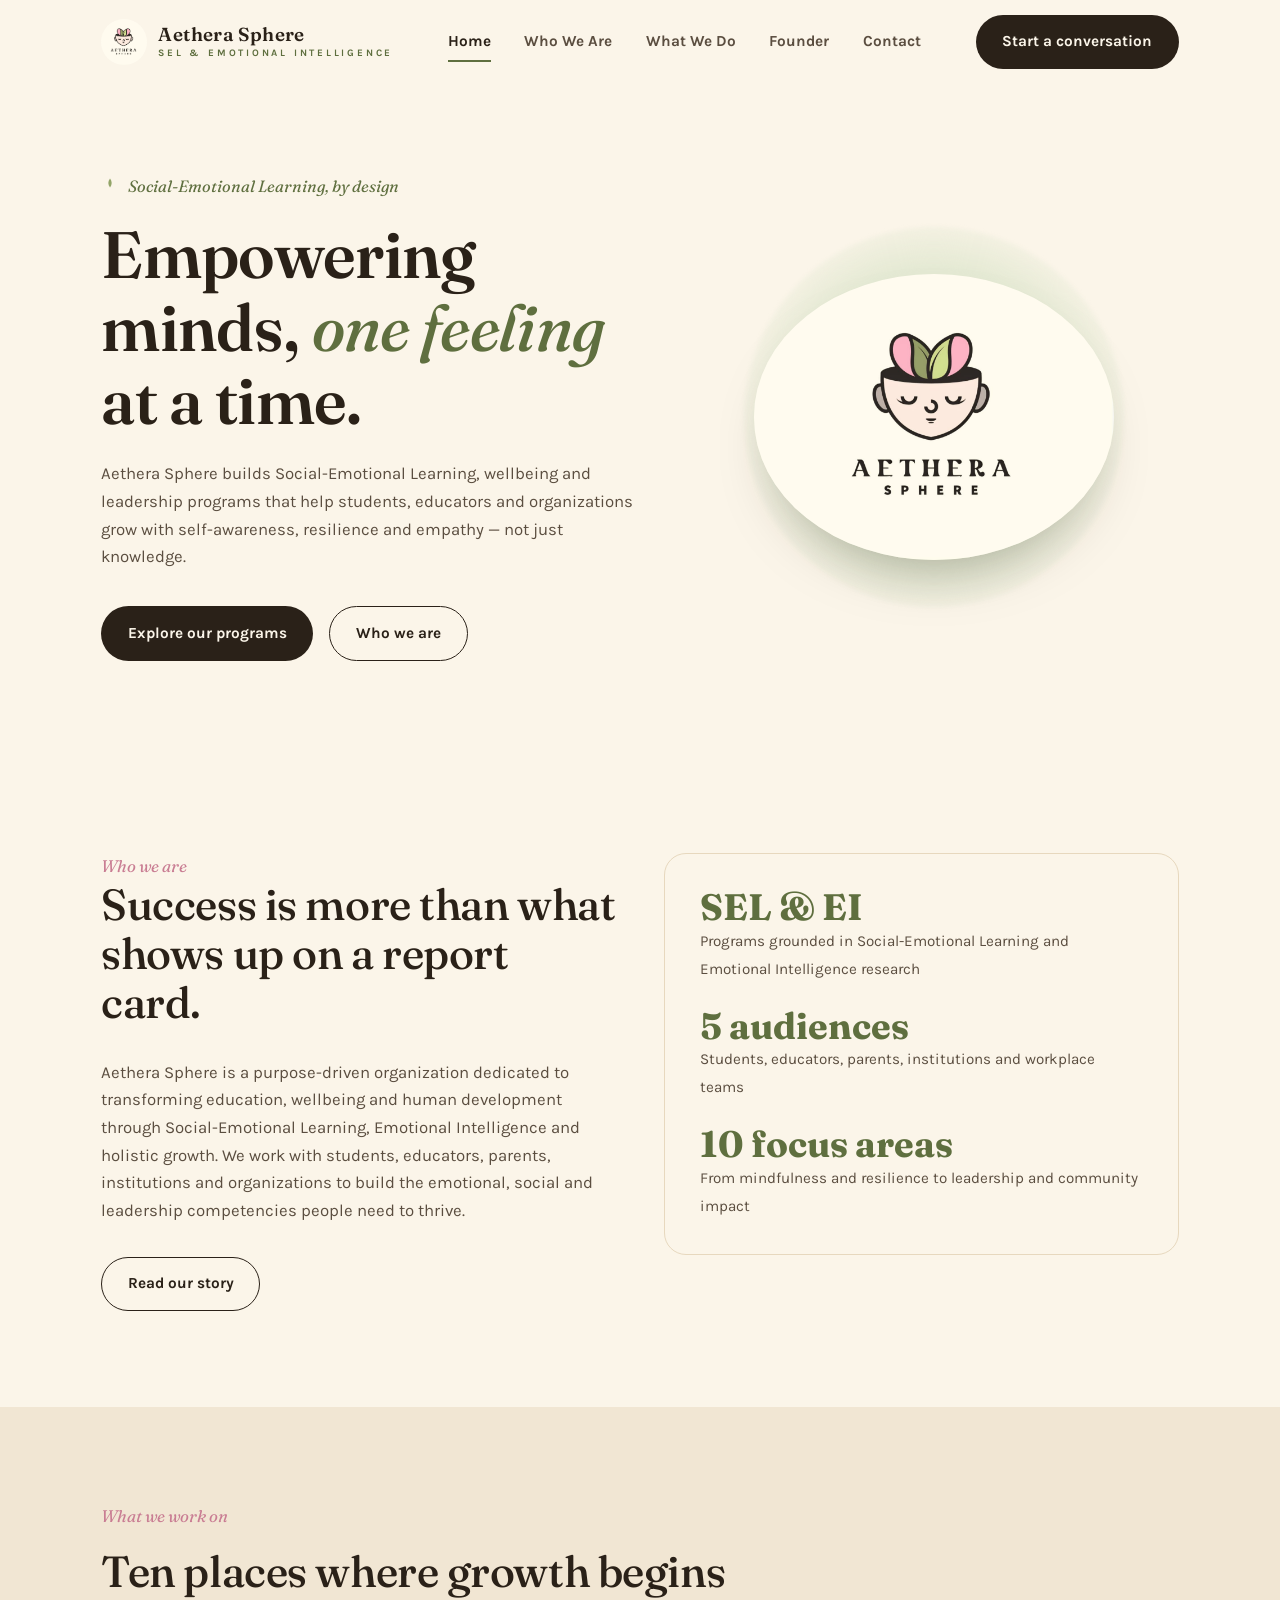
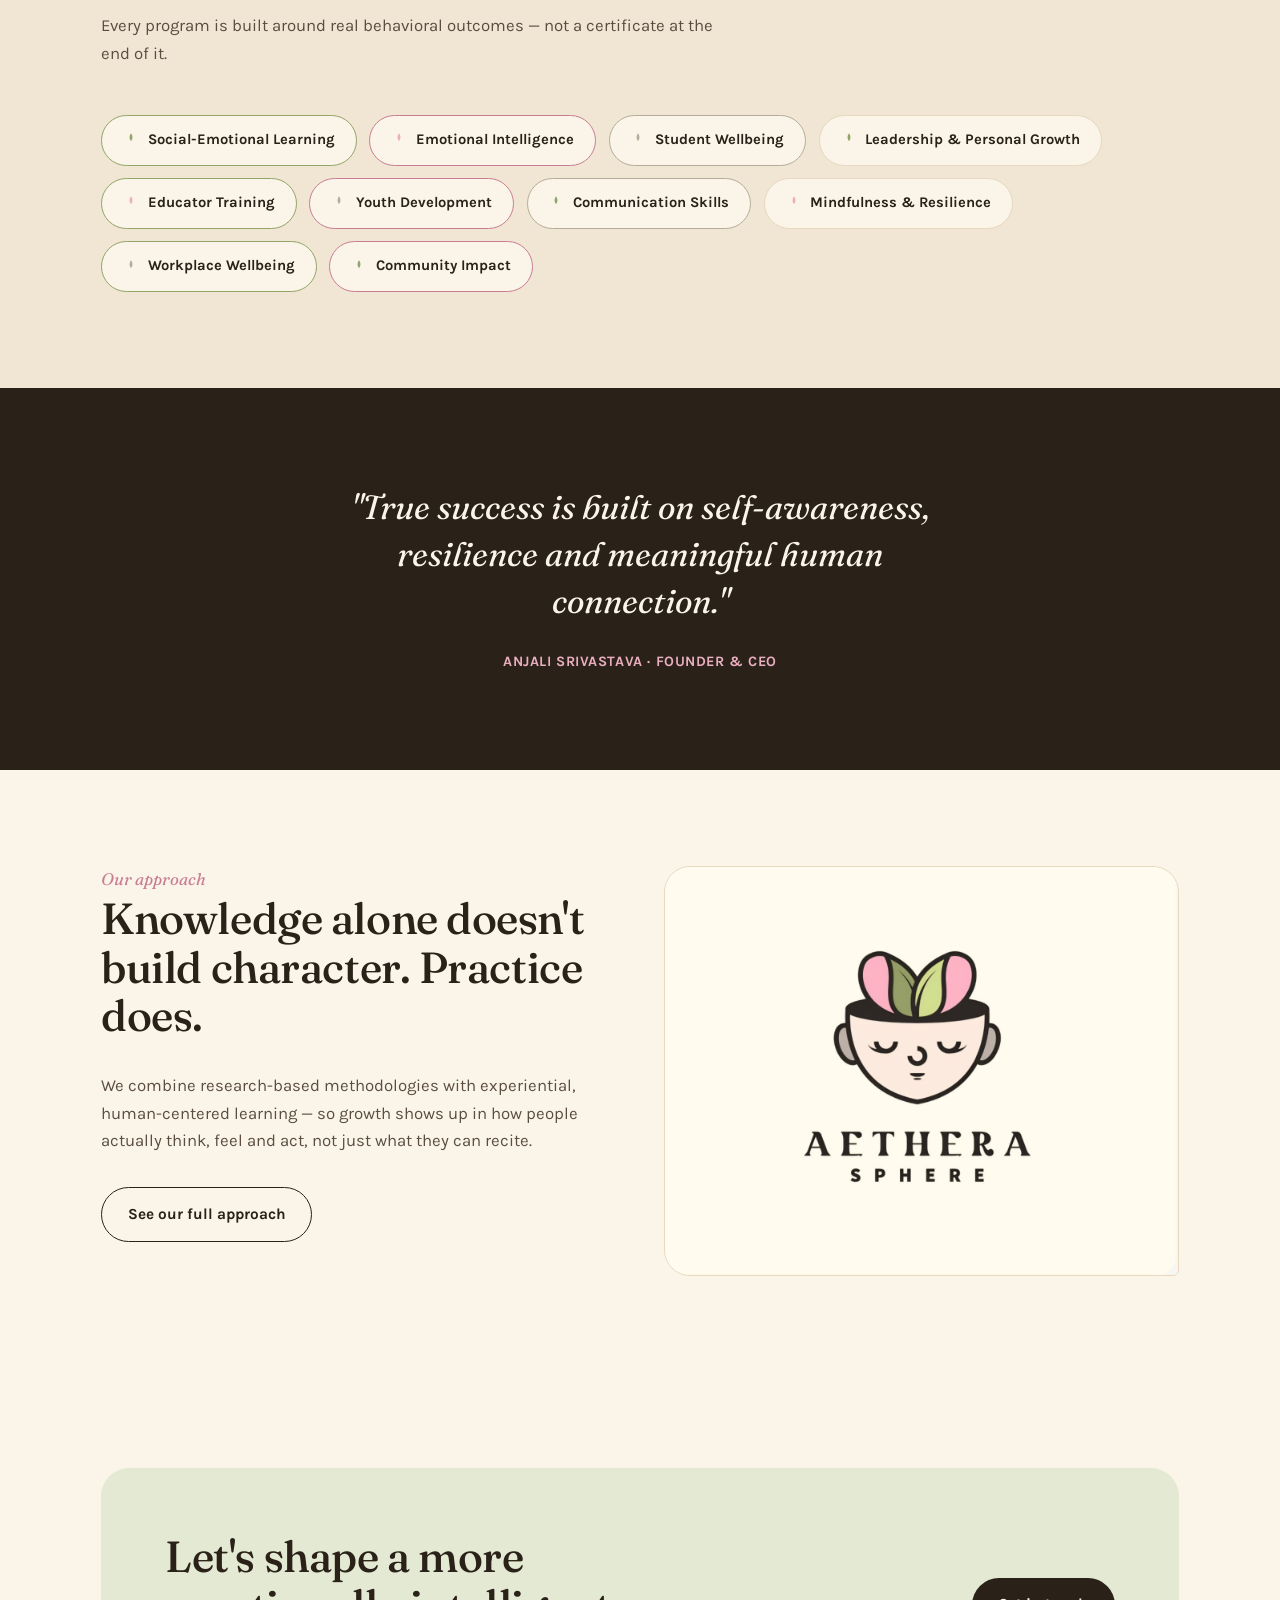
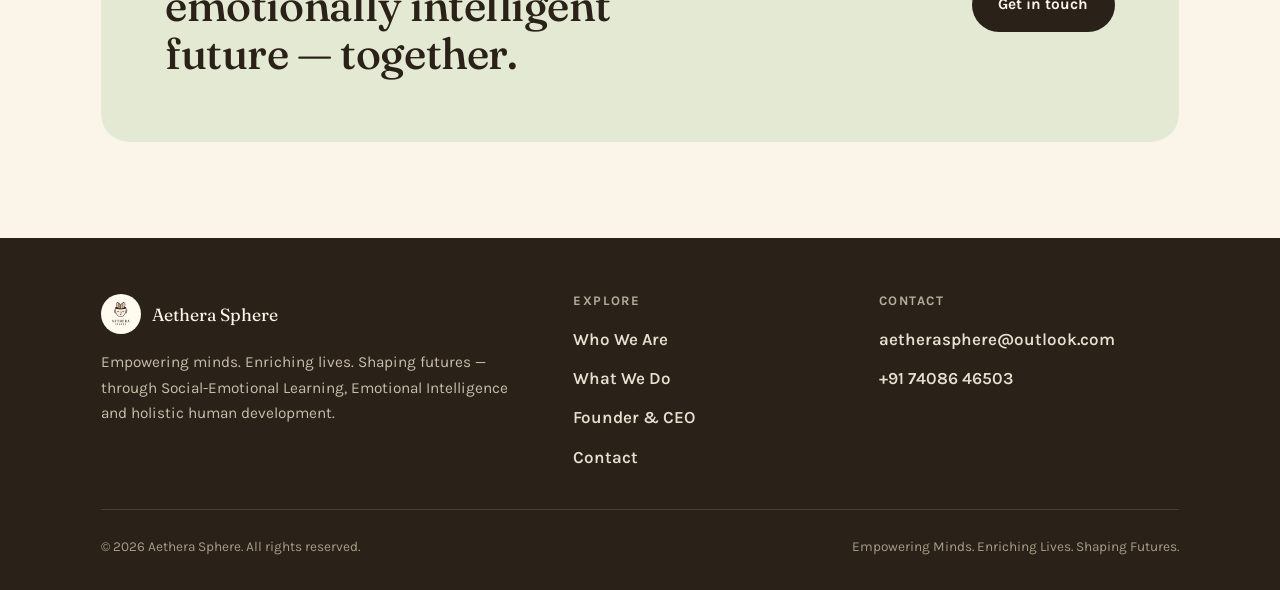
<file: index.html>
<!doctype html>
<html lang="en">
<head>
<meta charset="UTF-8">
<meta name="viewport" content="width=device-width, initial-scale=1.0">
<title>Aethera Sphere — Empowering Minds. Enriching Lives.</title>
<meta name="description" content="Aethera Sphere designs Social-Emotional Learning, wellbeing and leadership programs for students, educators and organizations.">
<link rel="icon" type="image/jpeg" href="assets/img/logo.jpeg">
<link rel="preconnect" href="https://fonts.googleapis.com">
<link rel="preconnect" href="https://fonts.gstatic.com" crossorigin>
<link href="https://fonts.googleapis.com/css2?family=Fraunces:ital,opsz,wght@0,9..144,400;0,9..144,500;0,9..144,600;1,9..144,500&family=Karla:wght@400;500;700;800&display=swap" rel="stylesheet">
<link rel="stylesheet" href="assets/css/styles.css">
</head>
<body>

<header class="site-header">
  <div class="wrap">
    <a href="index.html" class="brand">
      <img src="assets/img/logo.jpeg" alt="Aethera Sphere mark">
      <span class="brand-word">Aethera Sphere<span>SEL &amp; EMOTIONAL INTELLIGENCE</span></span>
    </a>
    <nav class="main-nav" aria-label="Primary">
      <a href="index.html" class="active">Home</a>
      <a href="about.html">Who We Are</a>
      <a href="programs.html">What We Do</a>
      <a href="founder.html">Founder</a>
      <a href="contact.html">Contact</a>
    </nav>
    <a href="https://www.linkedin.com/company/aethera-sphere" target="_blank" rel="noopener noreferrer" class="btn btn-primary nav-cta">Start a conversation</a>
    <button class="nav-toggle" aria-label="Toggle menu" aria-expanded="false">
      <span></span><span></span><span></span>
    </button>
  </div>
  <div class="mobile-nav">
    <a href="index.html">Home</a>
    <a href="about.html">Who We Are</a>
    <a href="programs.html">What We Do</a>
    <a href="founder.html">Founder</a>
    <a href="contact.html">Contact</a>
  </div>
</header>

<main>

  <!-- HERO -->
  <section class="hero">
    <div class="wrap">
      <div>
        <p class="eyebrow-mark">
          <svg viewBox="0 0 24 24" fill="none"><path d="M12 2c3 4 3 8 0 12-3-4-3-8 0-12z" fill="#93A468"/></svg>
          Social-Emotional Learning, by design
        </p>
        <h1>Empowering minds, <em>one feeling</em> at a time.</h1>
        <p class="lede">Aethera Sphere builds Social-Emotional Learning, wellbeing and leadership programs that help students, educators and organizations grow with self-awareness, resilience and empathy — not just knowledge.</p>
        <div class="hero-actions">
          <a href="programs.html" class="btn btn-primary">Explore our programs</a>
          <a href="about.html" class="btn btn-ghost">Who we are</a>
        </div>
      </div>

      <div class="hero-art">
        <div class="hero-art-glow" aria-hidden="true"></div>
        <img class="hero-logo" src="assets/img/logo.jpeg" alt="Aethera Sphere logo — a calm face with leaf-shaped ears rising above it, symbolizing growth and emotional intelligence">
      </div>
    </div>
  </section>

  <!-- WHO WE ARE INTRO -->
  <section>
    <div class="wrap two-col">
      <div class="reveal">
        <p class="kicker">Who we are</p>
        <h2>Success is more than what shows up on a report card.</h2>
        <p class="lede mt-2">Aethera Sphere is a purpose-driven organization dedicated to transforming education, wellbeing and human development through Social-Emotional Learning, Emotional Intelligence and holistic growth. We work with students, educators, parents, institutions and organizations to build the emotional, social and leadership competencies people need to thrive.</p>
        <a href="about.html" class="btn btn-ghost mt-2">Read our story</a>
      </div>
      <div class="panel reveal">
        <div class="stat-list">
          <div class="stat">
            <b>SEL &amp; EI</b>
            <span>Programs grounded in Social-Emotional Learning and Emotional Intelligence research</span>
          </div>
          <div class="stat">
            <b>5 audiences</b>
            <span>Students, educators, parents, institutions and workplace teams</span>
          </div>
          <div class="stat">
            <b>10 focus areas</b>
            <span>From mindfulness and resilience to leadership and community impact</span>
          </div>
        </div>
      </div>
    </div>
  </section>

  <!-- FOCUS AREAS -->
  <section class="section-alt">
    <div class="wrap">
      <div class="section-head">
        <p class="kicker">What we work on</p>
        <h2>Ten places where growth begins</h2>
        <p class="lede">Every program is built around real behavioral outcomes — not a certificate at the end of it.</p>
      </div>
      <div class="pill-field">
        <span class="pill"><svg viewBox="0 0 24 24" fill="none"><path d="M12 2c3 4 3 8 0 12-3-4-3-8 0-12z" fill="#93A468"/></svg>Social-Emotional Learning</span>
        <span class="pill"><svg viewBox="0 0 24 24" fill="none"><path d="M12 2c3 4 3 8 0 12-3-4-3-8 0-12z" fill="#E9AFC0"/></svg>Emotional Intelligence</span>
        <span class="pill"><svg viewBox="0 0 24 24" fill="none"><path d="M12 2c3 4 3 8 0 12-3-4-3-8 0-12z" fill="#B6AC9A"/></svg>Student Wellbeing</span>
        <span class="pill"><svg viewBox="0 0 24 24" fill="none"><path d="M12 2c3 4 3 8 0 12-3-4-3-8 0-12z" fill="#93A468"/></svg>Leadership &amp; Personal Growth</span>
        <span class="pill"><svg viewBox="0 0 24 24" fill="none"><path d="M12 2c3 4 3 8 0 12-3-4-3-8 0-12z" fill="#E9AFC0"/></svg>Educator Training</span>
        <span class="pill"><svg viewBox="0 0 24 24" fill="none"><path d="M12 2c3 4 3 8 0 12-3-4-3-8 0-12z" fill="#B6AC9A"/></svg>Youth Development</span>
        <span class="pill"><svg viewBox="0 0 24 24" fill="none"><path d="M12 2c3 4 3 8 0 12-3-4-3-8 0-12z" fill="#93A468"/></svg>Communication Skills</span>
        <span class="pill"><svg viewBox="0 0 24 24" fill="none"><path d="M12 2c3 4 3 8 0 12-3-4-3-8 0-12z" fill="#E9AFC0"/></svg>Mindfulness &amp; Resilience</span>
        <span class="pill"><svg viewBox="0 0 24 24" fill="none"><path d="M12 2c3 4 3 8 0 12-3-4-3-8 0-12z" fill="#B6AC9A"/></svg>Workplace Wellbeing</span>
        <span class="pill"><svg viewBox="0 0 24 24" fill="none"><path d="M12 2c3 4 3 8 0 12-3-4-3-8 0-12z" fill="#93A468"/></svg>Community Impact</span>
      </div>
    </div>
  </section>

  <!-- QUOTE BAND -->
  <section class="section-ink quote-band center">
    <div class="wrap">
      <blockquote class="reveal">"True success is built on self-awareness, resilience and meaningful human connection."</blockquote>
      <cite>ANJALI SRIVASTAVA · FOUNDER &amp; CEO</cite>
    </div>
  </section>

  <!-- APPROACH TEASER -->
  <section>
    <div class="wrap two-col reverse">
      <div class="reveal">
        <img src="assets/img/logo.jpeg" alt="Aethera Sphere" style="border-radius: 26px 26px 6px 26px; border:1px solid var(--cream-line);">
      </div>
      <div class="reveal">
        <p class="kicker">Our approach</p>
        <h2>Knowledge alone doesn't build character. Practice does.</h2>
        <p class="lede mt-2">We combine research-based methodologies with experiential, human-centered learning — so growth shows up in how people actually think, feel and act, not just what they can recite.</p>
        <a href="programs.html" class="btn btn-ghost mt-2">See our full approach</a>
      </div>
    </div>
  </section>

  <!-- CTA -->
  <section>
    <div class="wrap">
      <div class="cta-band reveal">
        <h2>Let's shape a more emotionally intelligent future — together.</h2>
        <div class="cta-actions">
          <a href="https://www.linkedin.com/company/aethera-sphere" target="_blank" rel="noopener noreferrer" class="btn btn-primary">Get in touch</a>
        </div>
      </div>
    </div>
  </section>

</main>

<footer class="site-footer">
  <div class="wrap">
    <div class="footer-grid">
      <div>
        <a href="index.html" class="footer-brand">
          <img src="assets/img/logo.jpeg" alt="Aethera Sphere mark">
          <span>Aethera Sphere</span>
        </a>
        <p class="lede">Empowering minds. Enriching lives. Shaping futures — through Social-Emotional Learning, Emotional Intelligence and holistic human development.</p>
      </div>
      <div class="footer-col">
        <h4>EXPLORE</h4>
        <ul>
          <li><a href="about.html">Who We Are</a></li>
          <li><a href="programs.html">What We Do</a></li>
          <li><a href="founder.html">Founder &amp; CEO</a></li>
          <li><a href="contact.html">Contact</a></li>
        </ul>
      </div>
      <div class="footer-col">
        <h4>CONTACT</h4>
        <ul>
          <li><a href="mailto:aetherasphere@outlook.com">aetherasphere@outlook.com</a></li>
          <li><a href="tel:+917408646503">+91 74086 46503</a></li>
        </ul>
      </div>
    </div>
    <div class="footer-bottom">
      <span>© <span id="year"></span> Aethera Sphere. All rights reserved.</span>
      <span>Empowering Minds. Enriching Lives. Shaping Futures.</span>
    </div>
  </div>
</footer>

<script src="assets/js/main.js"></script>
</body>
</html>
</file>
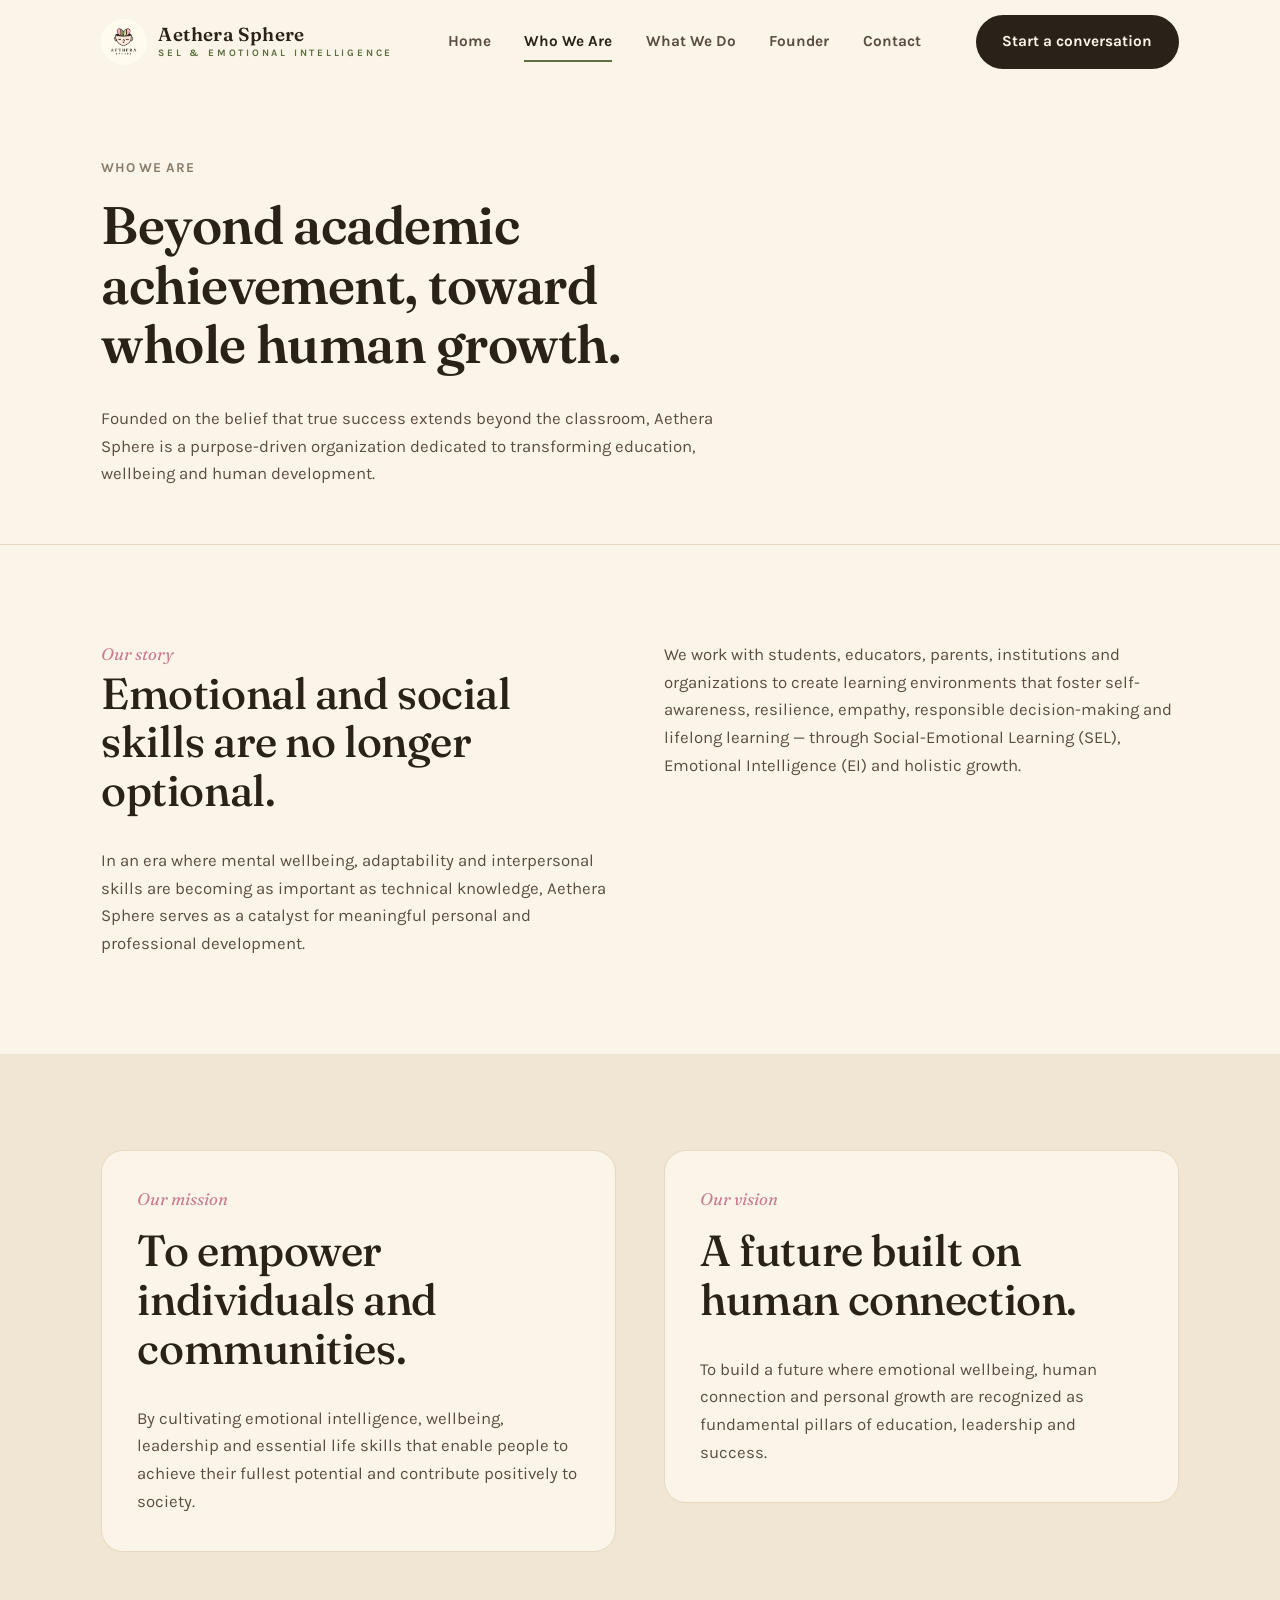
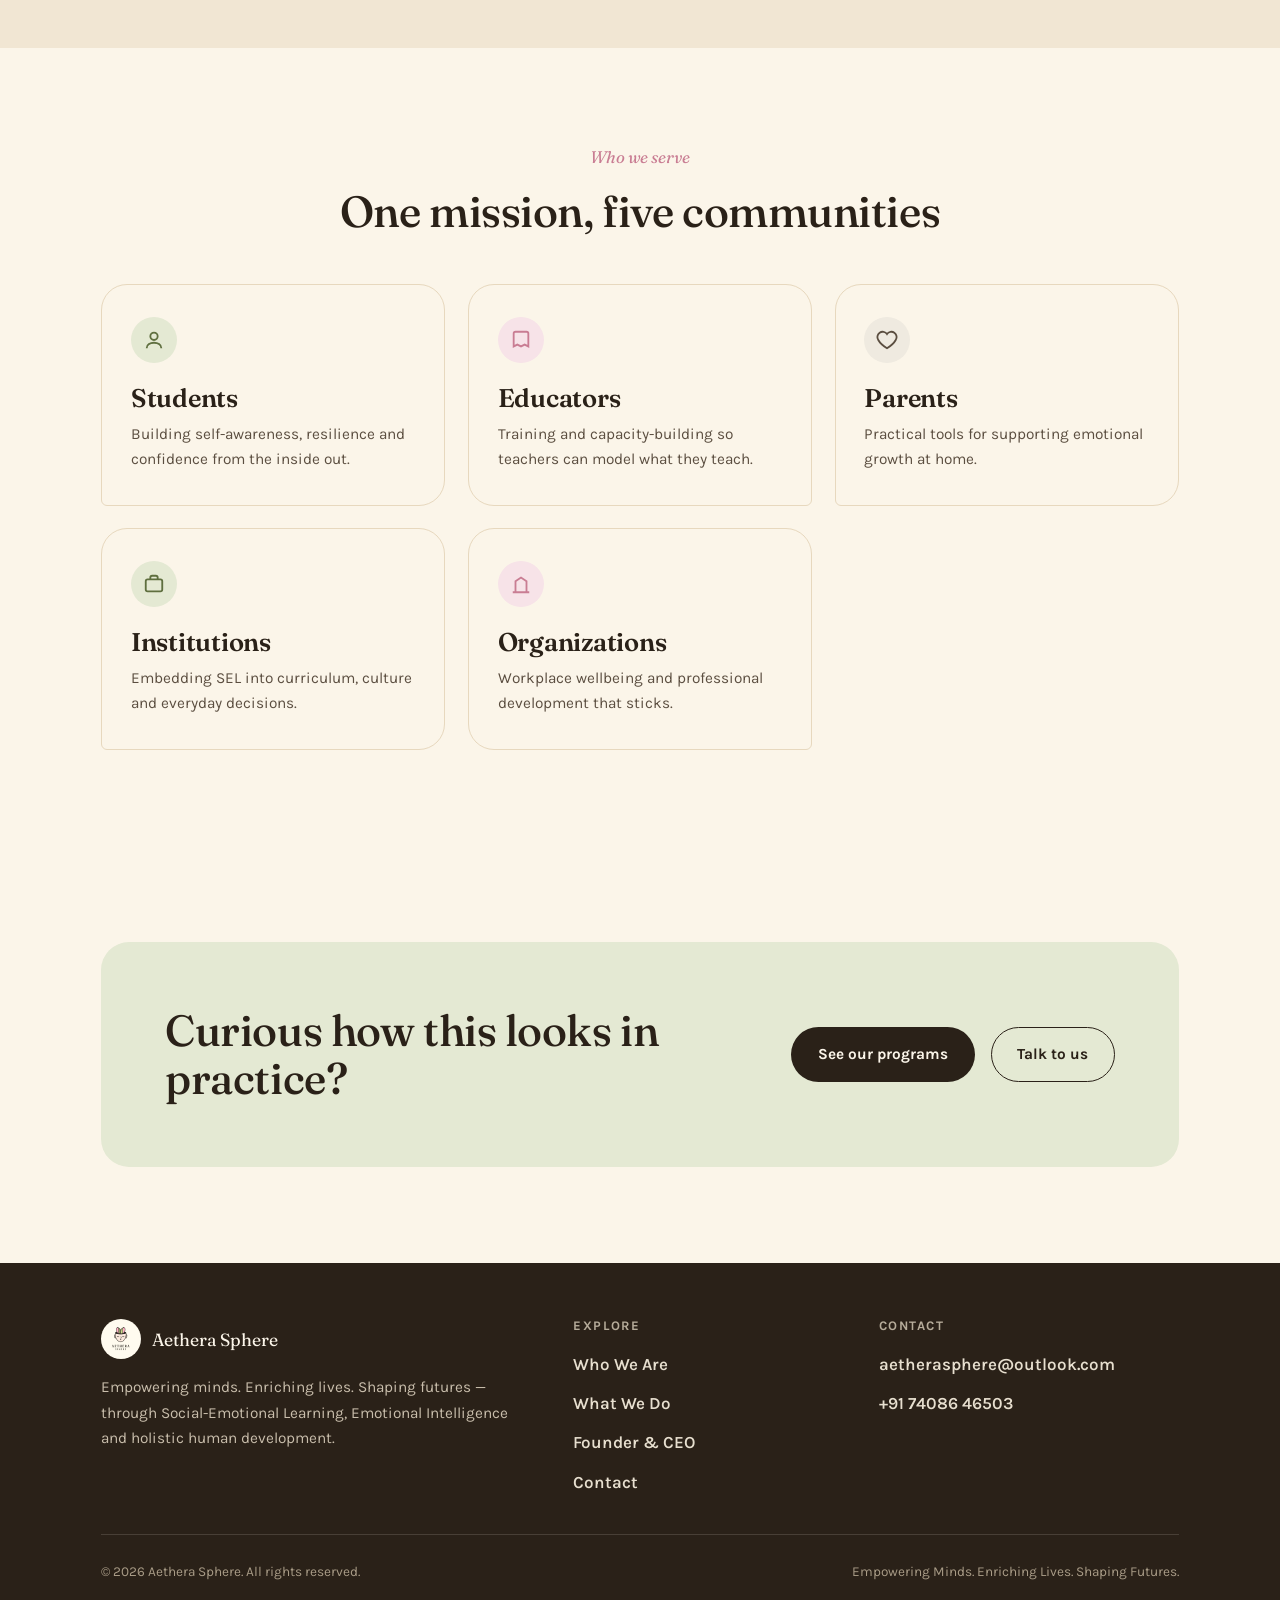
<file: about.html>
<!doctype html>
<html lang="en">
<head>
<meta charset="UTF-8">
<meta name="viewport" content="width=device-width, initial-scale=1.0">
<title>Who We Are — Aethera Sphere</title>
<meta name="description" content="Aethera Sphere's mission, vision and belief that success extends beyond academic achievement.">
<link rel="icon" type="image/jpeg" href="assets/img/logo.jpeg">
<link rel="preconnect" href="https://fonts.googleapis.com">
<link rel="preconnect" href="https://fonts.gstatic.com" crossorigin>
<link href="https://fonts.googleapis.com/css2?family=Fraunces:ital,opsz,wght@0,9..144,400;0,9..144,500;0,9..144,600;1,9..144,500&family=Karla:wght@400;500;700;800&display=swap" rel="stylesheet">
<link rel="stylesheet" href="assets/css/styles.css">
</head>
<body>

<header class="site-header">
  <div class="wrap">
    <a href="index.html" class="brand">
      <img src="assets/img/logo.jpeg" alt="Aethera Sphere mark">
      <span class="brand-word">Aethera Sphere<span>SEL &amp; EMOTIONAL INTELLIGENCE</span></span>
    </a>
    <nav class="main-nav" aria-label="Primary">
      <a href="index.html">Home</a>
      <a href="about.html" class="active">Who We Are</a>
      <a href="programs.html">What We Do</a>
      <a href="founder.html">Founder</a>
      <a href="contact.html">Contact</a>
    </nav>
    <a href="https://www.linkedin.com/company/aethera-sphere" target="_blank" rel="noopener noreferrer" class="btn btn-primary nav-cta">Start a conversation</a>
    <button class="nav-toggle" aria-label="Toggle menu" aria-expanded="false">
      <span></span><span></span><span></span>
    </button>
  </div>
  <div class="mobile-nav">
    <a href="index.html">Home</a>
    <a href="about.html">Who We Are</a>
    <a href="programs.html">What We Do</a>
    <a href="founder.html">Founder</a>
    <a href="contact.html">Contact</a>
  </div>
</header>

<main>

  <section class="page-hero">
    <div class="wrap">
      <span class="crumb">WHO WE ARE</span>
      <h1>Beyond academic achievement, toward whole human growth.</h1>
      <p class="lede mt-2">Founded on the belief that true success extends beyond the classroom, Aethera Sphere is a purpose-driven organization dedicated to transforming education, wellbeing and human development.</p>
    </div>
  </section>

  <section>
    <div class="wrap two-col">
      <div class="reveal">
        <p class="kicker">Our story</p>
        <h2>Emotional and social skills are no longer optional.</h2>
        <p class="lede mt-2">In an era where mental wellbeing, adaptability and interpersonal skills are becoming as important as technical knowledge, Aethera Sphere serves as a catalyst for meaningful personal and professional development.</p>
      </div>
      <div class="reveal">
        <p class="lede">We work with students, educators, parents, institutions and organizations to create learning environments that foster self-awareness, resilience, empathy, responsible decision-making and lifelong learning — through Social-Emotional Learning (SEL), Emotional Intelligence (EI) and holistic growth.</p>
      </div>
    </div>
  </section>

  <section class="section-alt">
    <div class="wrap two-col">
      <div class="panel reveal">
        <p class="kicker">Our mission</p>
        <h2 style="margin-top:.8rem;">To empower individuals and communities.</h2>
        <p class="lede mt-2">By cultivating emotional intelligence, wellbeing, leadership and essential life skills that enable people to achieve their fullest potential and contribute positively to society.</p>
      </div>
      <div class="panel reveal">
        <p class="kicker">Our vision</p>
        <h2 style="margin-top:.8rem;">A future built on human connection.</h2>
        <p class="lede mt-2">To build a future where emotional wellbeing, human connection and personal growth are recognized as fundamental pillars of education, leadership and success.</p>
      </div>
    </div>
  </section>

  <section>
    <div class="wrap">
      <div class="section-head center">
        <p class="kicker">Who we serve</p>
        <h2>One mission, five communities</h2>
      </div>
      <div class="program-grid">
        <div class="program-card reveal">
          <div class="mark sage"><svg viewBox="0 0 24 24" fill="none" stroke="currentColor" stroke-width="2"><circle cx="12" cy="8" r="4"/><path d="M4 21c0-4 4-6 8-6s8 2 8 6"/></svg></div>
          <h3>Students</h3>
          <p>Building self-awareness, resilience and confidence from the inside out.</p>
        </div>
        <div class="program-card reveal">
          <div class="mark blush"><svg viewBox="0 0 24 24" fill="none" stroke="currentColor" stroke-width="2"><path d="M4 19V5a2 2 0 012-2h12a2 2 0 012 2v14l-4-2-4 2-4-2-4 2z"/></svg></div>
          <h3>Educators</h3>
          <p>Training and capacity-building so teachers can model what they teach.</p>
        </div>
        <div class="program-card reveal">
          <div class="mark stone"><svg viewBox="0 0 24 24" fill="none" stroke="currentColor" stroke-width="2"><path d="M12 21s-7-4.35-9.5-9A5.5 5.5 0 0112 5.5 5.5 5.5 0 0121.5 12c-2.5 4.65-9.5 9-9.5 9z"/></svg></div>
          <h3>Parents</h3>
          <p>Practical tools for supporting emotional growth at home.</p>
        </div>
        <div class="program-card reveal">
          <div class="mark sage"><svg viewBox="0 0 24 24" fill="none" stroke="currentColor" stroke-width="2"><rect x="3" y="7" width="18" height="13" rx="2"/><path d="M8 7V5a2 2 0 012-2h4a2 2 0 012 2v2"/></svg></div>
          <h3>Institutions</h3>
          <p>Embedding SEL into curriculum, culture and everyday decisions.</p>
        </div>
        <div class="program-card reveal">
          <div class="mark blush"><svg viewBox="0 0 24 24" fill="none" stroke="currentColor" stroke-width="2"><path d="M3 21h18M6 21V9l6-4 6 4v12"/></svg></div>
          <h3>Organizations</h3>
          <p>Workplace wellbeing and professional development that sticks.</p>
        </div>
      </div>
    </div>
  </section>

  <section>
    <div class="wrap">
      <div class="cta-band reveal">
        <h2>Curious how this looks in practice?</h2>
        <div class="cta-actions">
          <a href="programs.html" class="btn btn-primary">See our programs</a>
          <a href="https://www.linkedin.com/company/aethera-sphere" target="_blank" rel="noopener noreferrer" class="btn btn-ghost">Talk to us</a>
        </div>
      </div>
    </div>
  </section>

</main>

<footer class="site-footer">
  <div class="wrap">
    <div class="footer-grid">
      <div>
        <a href="index.html" class="footer-brand">
          <img src="assets/img/logo.jpeg" alt="Aethera Sphere mark">
          <span>Aethera Sphere</span>
        </a>
        <p class="lede">Empowering minds. Enriching lives. Shaping futures — through Social-Emotional Learning, Emotional Intelligence and holistic human development.</p>
      </div>
      <div class="footer-col">
        <h4>EXPLORE</h4>
        <ul>
          <li><a href="about.html">Who We Are</a></li>
          <li><a href="programs.html">What We Do</a></li>
          <li><a href="founder.html">Founder &amp; CEO</a></li>
          <li><a href="contact.html">Contact</a></li>
        </ul>
      </div>
      <div class="footer-col">
        <h4>CONTACT</h4>
        <ul>
          <li><a href="mailto:aetherasphere@outlook.com">aetherasphere@outlook.com</a></li>
          <li><a href="tel:+917408646503">+91 74086 46503</a></li>
        </ul>
      </div>
    </div>
    <div class="footer-bottom">
      <span>© <span id="year"></span> Aethera Sphere. All rights reserved.</span>
      <span>Empowering Minds. Enriching Lives. Shaping Futures.</span>
    </div>
  </div>
</footer>

<script src="assets/js/main.js"></script>
</body>
</html>
</file>
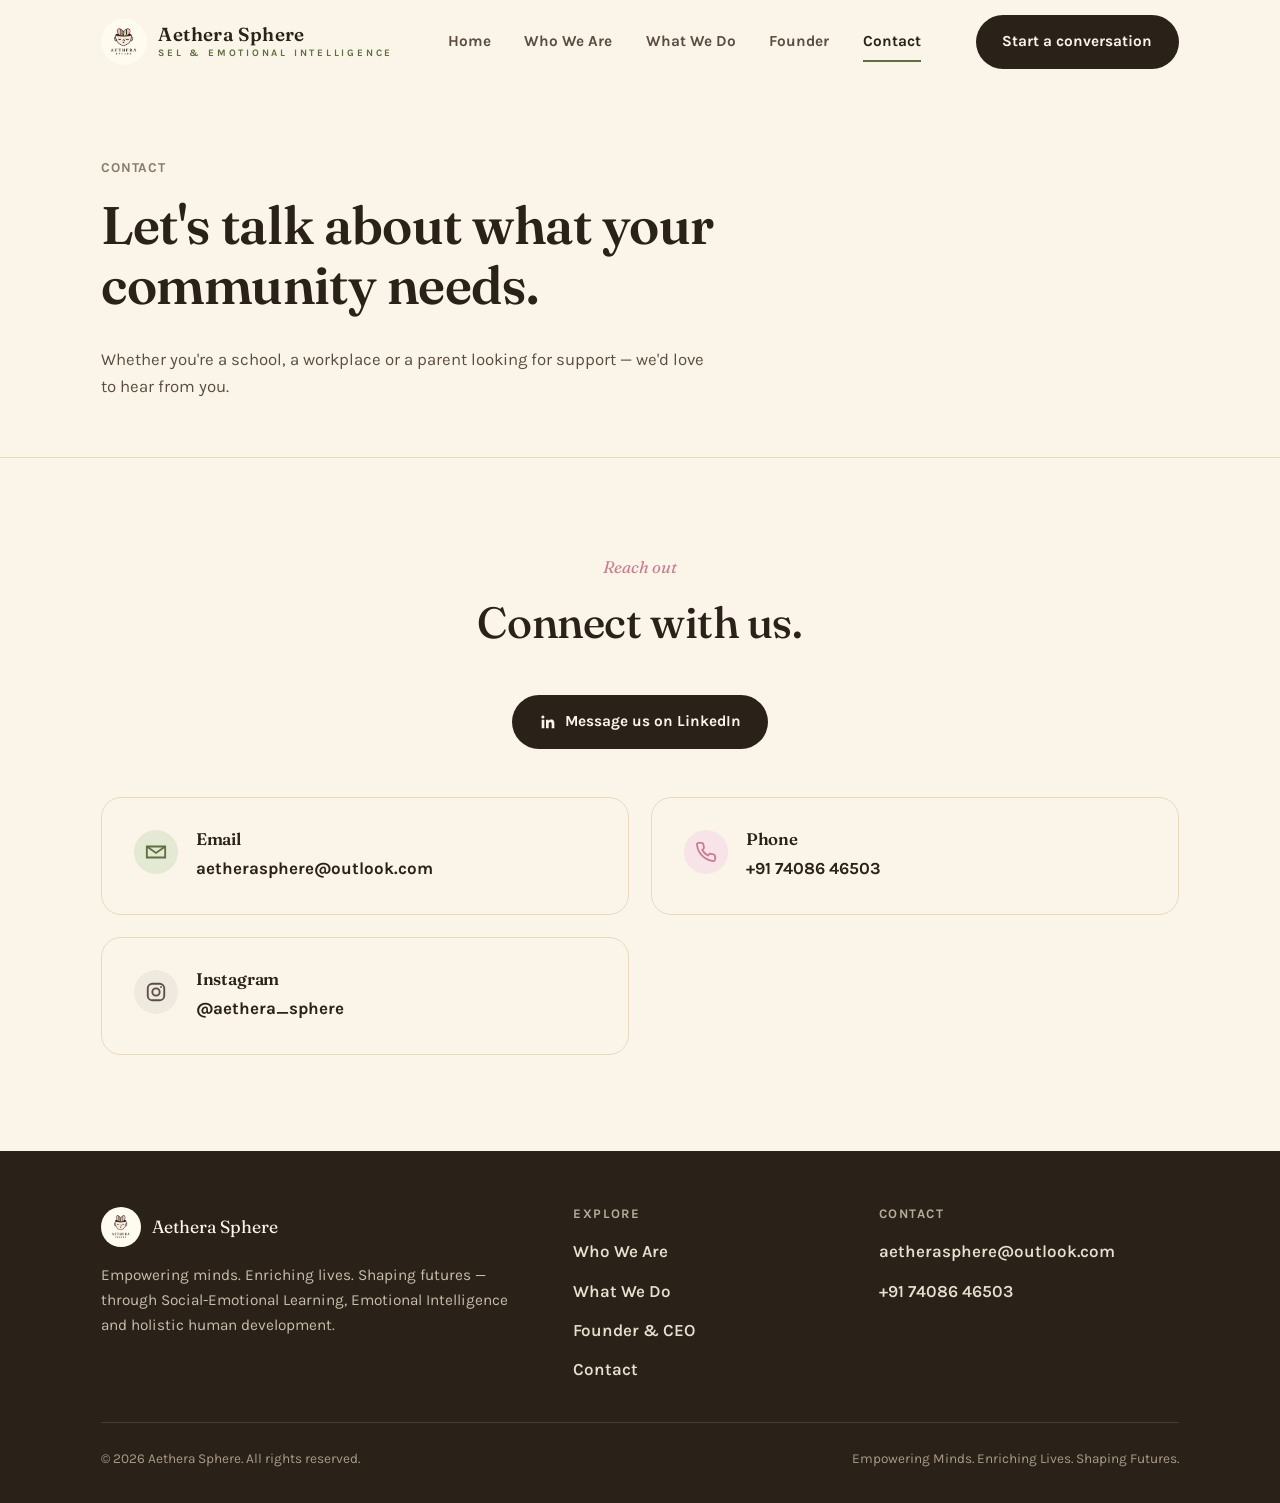
<file: contact.html>
<!doctype html>
<html lang="en">
<head>
<meta charset="UTF-8">
<meta name="viewport" content="width=device-width, initial-scale=1.0">
<title>Contact — Aethera Sphere</title>
<meta name="description" content="Get in touch with Aethera Sphere about SEL, wellbeing and leadership programs.">
<link rel="icon" type="image/jpeg" href="assets/img/logo.jpeg">
<link rel="preconnect" href="https://fonts.googleapis.com">
<link rel="preconnect" href="https://fonts.gstatic.com" crossorigin>
<link href="https://fonts.googleapis.com/css2?family=Fraunces:ital,opsz,wght@0,9..144,400;0,9..144,500;0,9..144,600;1,9..144,500&family=Karla:wght@400;500;700;800&display=swap" rel="stylesheet">
<link rel="stylesheet" href="assets/css/styles.css">
</head>
<body>

<header class="site-header">
  <div class="wrap">
    <a href="index.html" class="brand">
      <img src="assets/img/logo.jpeg" alt="Aethera Sphere mark">
      <span class="brand-word">Aethera Sphere<span>SEL &amp; EMOTIONAL INTELLIGENCE</span></span>
    </a>
    <nav class="main-nav" aria-label="Primary">
      <a href="index.html">Home</a>
      <a href="about.html">Who We Are</a>
      <a href="programs.html">What We Do</a>
      <a href="founder.html">Founder</a>
      <a href="contact.html" class="active">Contact</a>
    </nav>
    <a href="https://www.linkedin.com/company/aethera-sphere" target="_blank" rel="noopener noreferrer" class="btn btn-primary nav-cta">Start a conversation</a>
    <button class="nav-toggle" aria-label="Toggle menu" aria-expanded="false">
      <span></span><span></span><span></span>
    </button>
  </div>
  <div class="mobile-nav">
    <a href="index.html">Home</a>
    <a href="about.html">Who We Are</a>
    <a href="programs.html">What We Do</a>
    <a href="founder.html">Founder</a>
    <a href="contact.html">Contact</a>
  </div>
</header>

<main>

  <section class="page-hero">
    <div class="wrap">
      <span class="crumb">CONTACT</span>
      <h1>Let's talk about what your community needs.</h1>
      <p class="lede mt-2">Whether you're a school, a workplace or a parent looking for support — we'd love to hear from you.</p>
    </div>
  </section>

  <section>
    <div class="wrap">
      <div class="section-head center reveal">
        <p class="kicker">Reach out</p>
        <h2>Connect with us.</h2>
        <!-- <p class="lede">Message us there and we'll get back to you within one to two business days.</p> -->
        <a href="https://www.linkedin.com/company/aethera-sphere" target="_blank" rel="noopener noreferrer" class="btn btn-primary mt-2">
          <svg viewBox="0 0 24 24" width="18" height="18" fill="currentColor"><path d="M20.45 20.45h-3.56v-5.57c0-1.33-.02-3.03-1.85-3.03-1.85 0-2.14 1.45-2.14 2.94v5.66H9.34V9h3.41v1.56h.05c.48-.9 1.64-1.85 3.38-1.85 3.6 0 4.27 2.37 4.27 5.46v6.28zM5.34 7.43a2.07 2.07 0 110-4.13 2.07 2.07 0 010 4.13zM7.12 20.45H3.56V9h3.56v11.45z"/></svg>
          Message us on LinkedIn
        </a>
      </div>

      <div class="contact-grid reveal">
        <div class="contact-card">
          <div class="mark sage"><svg viewBox="0 0 24 24" fill="none" stroke="currentColor" stroke-width="2" width="22" height="22"><path d="M4 4h16v16H4z" opacity="0"/><path d="M22 6l-10 7L2 6"/><path d="M2 6h20v12H2z"/></svg></div>
          <div>
            <h3>Email</h3>
            <a href="mailto:aetherasphere@outlook.com">aetherasphere@outlook.com</a>
          </div>
        </div>
        <div class="contact-card">
          <div class="mark blush"><svg viewBox="0 0 24 24" fill="none" stroke="currentColor" stroke-width="2" width="22" height="22"><path d="M22 16.9v3a2 2 0 01-2.2 2 19.8 19.8 0 01-8.6-3.1 19.5 19.5 0 01-6-6 19.8 19.8 0 01-3.1-8.7A2 2 0 014.1 2h3a2 2 0 012 1.7c.1.9.3 1.8.6 2.7a2 2 0 01-.5 2.1L7.9 9.9a16 16 0 006 6l1.4-1.4a2 2 0 012.1-.5c.9.3 1.8.5 2.7.6a2 2 0 011.7 2.1z"/></svg></div>
          <div>
            <h3>Phone</h3>
            <a href="tel:+917408646503">+91 74086 46503</a>
          </div>
        </div>
        <div class="contact-card">
      <div class="mark stone"><svg viewBox="0 0 24 24" fill="none" stroke="currentColor" stroke-width="2" width="22" height="22"><rect x="3" y="3" width="18" height="18" rx="5"/><circle cx="12" cy="12" r="4"/><circle cx="17.5" cy="6.5" r="1" fill="currentColor" stroke="none"/></svg></div>
      <div>
        <h3>Instagram</h3>
        <a href="https://www.instagram.com/aethera_sphere" target="_blank" rel="noopener noreferrer">@aethera_sphere</a>
      </div>
    </div>
      </div>
    </div>
  </section>

</main>

<footer class="site-footer">
  <div class="wrap">
    <div class="footer-grid">
      <div>
        <a href="index.html" class="footer-brand">
          <img src="assets/img/logo.jpeg" alt="Aethera Sphere mark">
          <span>Aethera Sphere</span>
        </a>
        <p class="lede">Empowering minds. Enriching lives. Shaping futures — through Social-Emotional Learning, Emotional Intelligence and holistic human development.</p>
      </div>
      <div class="footer-col">
        <h4>EXPLORE</h4>
        <ul>
          <li><a href="about.html">Who We Are</a></li>
          <li><a href="programs.html">What We Do</a></li>
          <li><a href="founder.html">Founder &amp; CEO</a></li>
          <li><a href="contact.html">Contact</a></li>
        </ul>
      </div>
      <div class="footer-col">
        <h4>CONTACT</h4>
        <ul>
          <li><a href="mailto:aetherasphere@outlook.com">aetherasphere@outlook.com</a></li>
          <li><a href="tel:+917408646503">+91 74086 46503</a></li>
        </ul>
      </div>
    </div>
    <div class="footer-bottom">
      <span>© <span id="year"></span> Aethera Sphere. All rights reserved.</span>
      <span>Empowering Minds. Enriching Lives. Shaping Futures.</span>
    </div>
  </div>
</footer>

<script src="assets/js/main.js"></script>
</body>
</html>
</file>
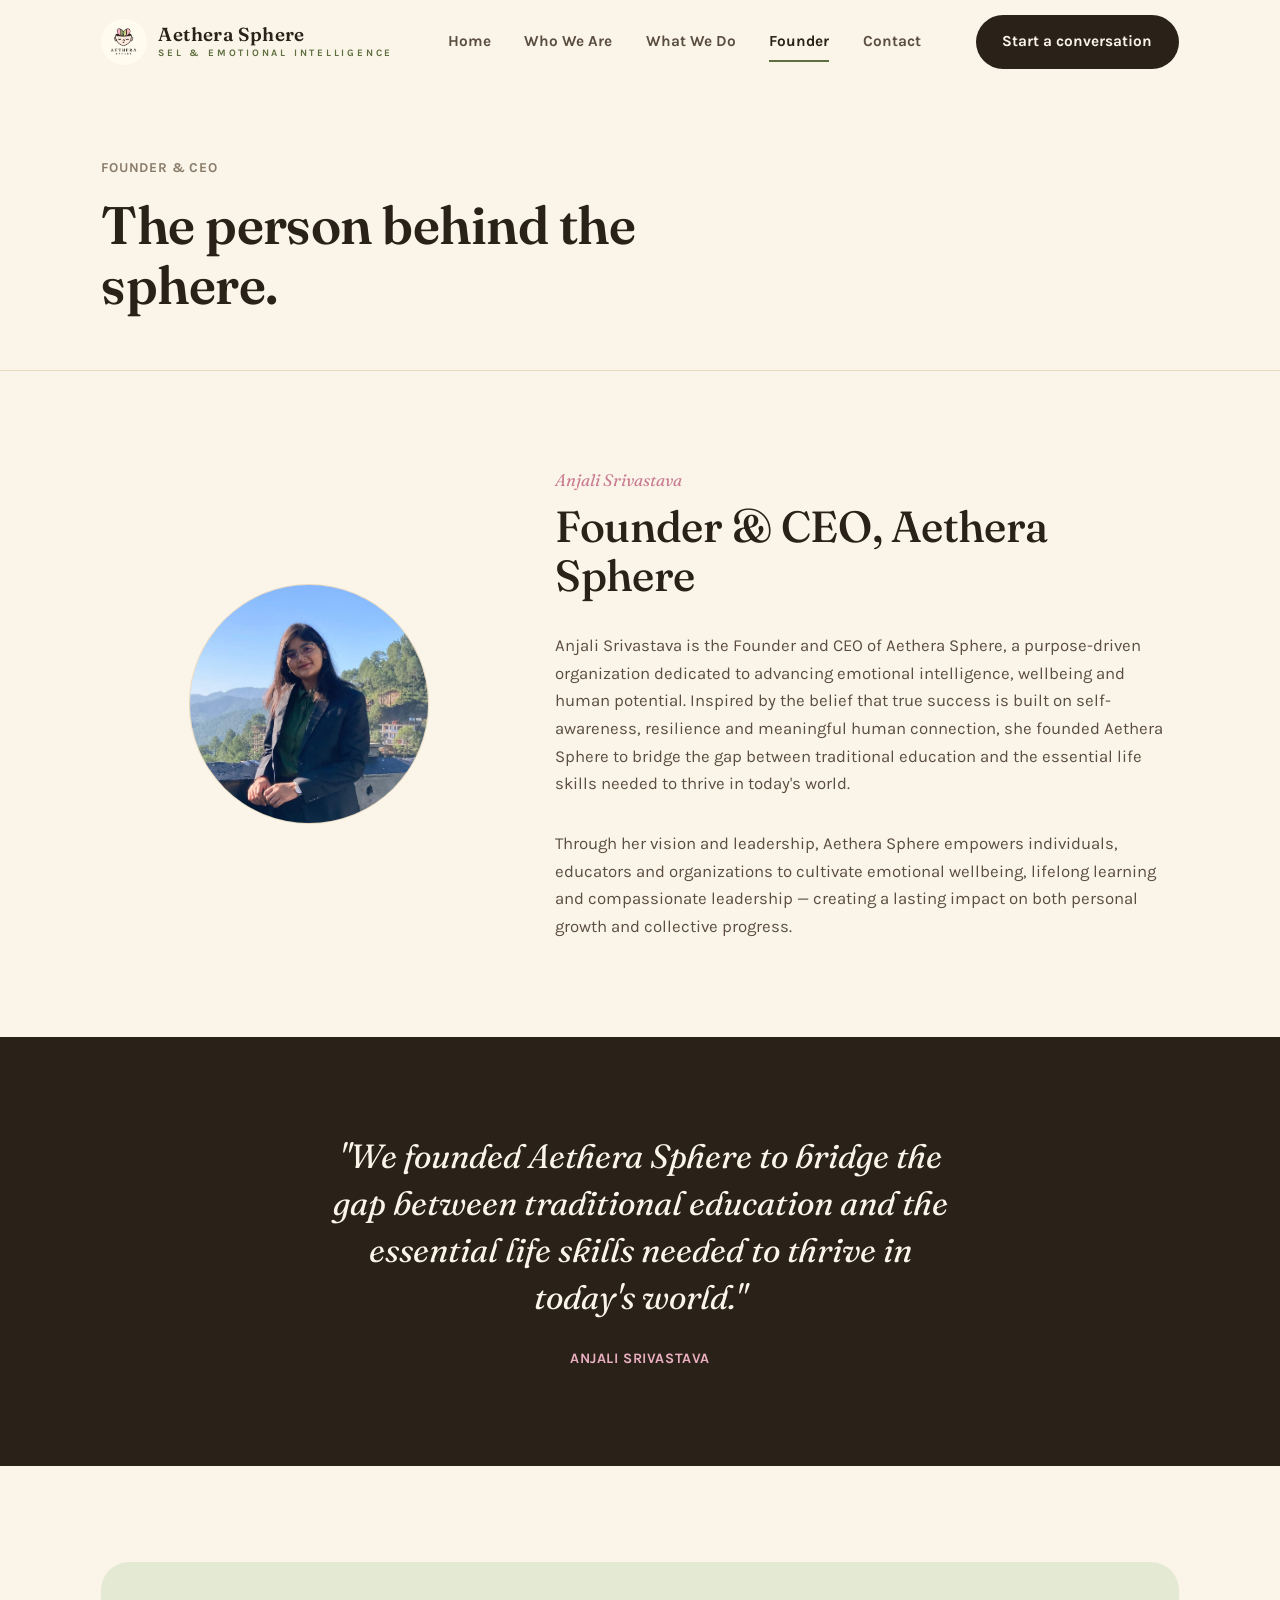
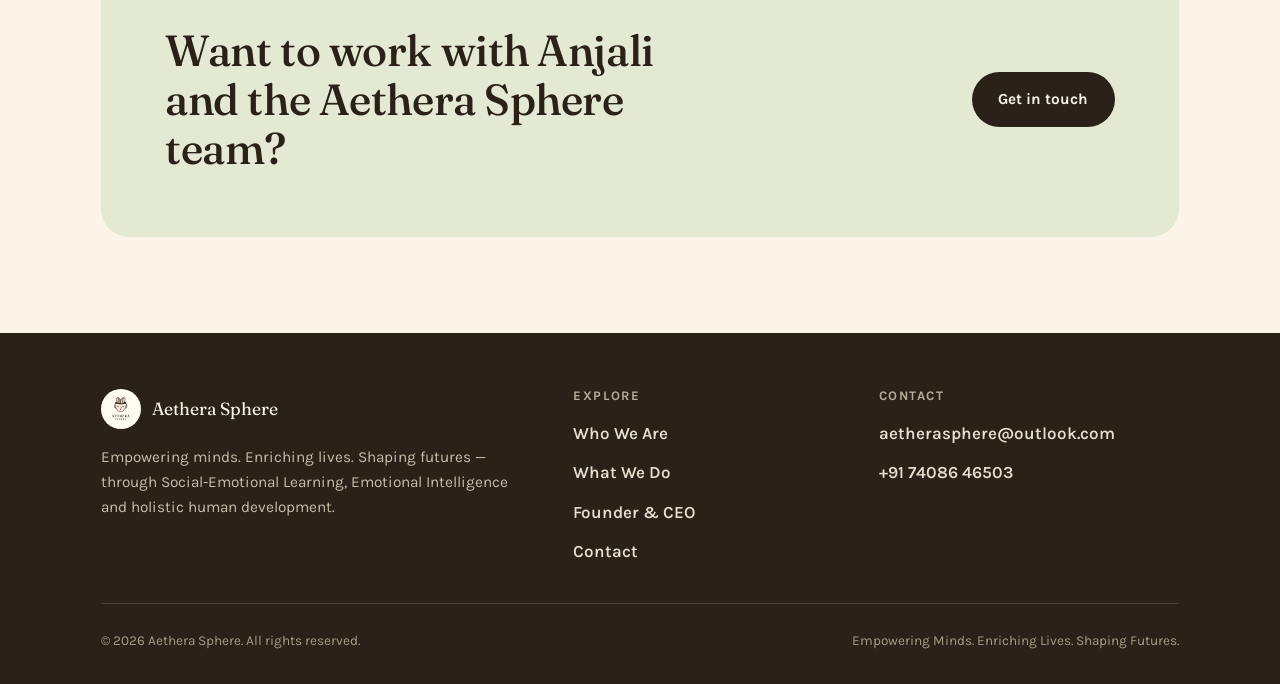
<file: founder.html>
<!doctype html>
<html lang="en">
<head>
<meta charset="UTF-8">
<meta name="viewport" content="width=device-width, initial-scale=1.0">
<title>Founder &amp; CEO — Aethera Sphere</title>
<meta name="description" content="Anjali Srivastava, Founder and CEO of Aethera Sphere.">
<link rel="icon" type="image/jpeg" href="assets/img/logo.jpeg">
<link rel="preconnect" href="https://fonts.googleapis.com">
<link rel="preconnect" href="https://fonts.gstatic.com" crossorigin>
<link href="https://fonts.googleapis.com/css2?family=Fraunces:ital,opsz,wght@0,9..144,400;0,9..144,500;0,9..144,600;1,9..144,500&family=Karla:wght@400;500;700;800&display=swap" rel="stylesheet">
<link rel="stylesheet" href="assets/css/styles.css">
</head>
<body>

<header class="site-header">
  <div class="wrap">
    <a href="index.html" class="brand">
      <img src="assets/img/logo.jpeg" alt="Aethera Sphere mark">
      <span class="brand-word">Aethera Sphere<span>SEL &amp; EMOTIONAL INTELLIGENCE</span></span>
    </a>
    <nav class="main-nav" aria-label="Primary">
      <a href="index.html">Home</a>
      <a href="about.html">Who We Are</a>
      <a href="programs.html">What We Do</a>
      <a href="founder.html" class="active">Founder</a>
      <a href="contact.html">Contact</a>
    </nav>
    <a href="https://www.linkedin.com/company/aethera-sphere" target="_blank" rel="noopener noreferrer" class="btn btn-primary nav-cta">Start a conversation</a>
    <button class="nav-toggle" aria-label="Toggle menu" aria-expanded="false">
      <span></span><span></span><span></span>
    </button>
  </div>
  <div class="mobile-nav">
    <a href="index.html">Home</a>
    <a href="about.html">Who We Are</a>
    <a href="programs.html">What We Do</a>
    <a href="founder.html">Founder</a>
    <a href="contact.html">Contact</a>
  </div>
</header>

<main>

  <section class="page-hero">
    <div class="wrap">
      <span class="crumb">FOUNDER &amp; CEO</span>
      <h1>The person behind the sphere.</h1>
    </div>
  </section>

  <section>
    <div class="wrap">
      <div class="founder-card reveal">
          <div class="monogram">
    <img src="assets/img/founder.jpg" alt="Anjali Srivastava, Founder & CEO of Aethera Sphere" style="width:100%; height:100%; object-fit:cover; border-radius:50%;">
  </div>
        <div>
          <p class="kicker">Anjali Srivastava</p>
          <h2 style="margin-top:.5rem;">Founder &amp; CEO, Aethera Sphere</h2>
          <p class="lede mt-2">Anjali Srivastava is the Founder and CEO of Aethera Sphere, a purpose-driven organization dedicated to advancing emotional intelligence, wellbeing and human potential. Inspired by the belief that true success is built on self-awareness, resilience and meaningful human connection, she founded Aethera Sphere to bridge the gap between traditional education and the essential life skills needed to thrive in today's world.</p>
          <p class="lede mt-2">Through her vision and leadership, Aethera Sphere empowers individuals, educators and organizations to cultivate emotional wellbeing, lifelong learning and compassionate leadership — creating a lasting impact on both personal growth and collective progress.</p>
        </div>
      </div>
    </div>
  </section>

  <section class="section-ink quote-band center">
    <div class="wrap">
      <blockquote class="reveal">"We founded Aethera Sphere to bridge the gap between traditional education and the essential life skills needed to thrive in today's world."</blockquote>
      <cite>ANJALI SRIVASTAVA</cite>
    </div>
  </section>

  <section>
    <div class="wrap">
      <div class="cta-band reveal">
        <h2>Want to work with Anjali and the Aethera Sphere team?</h2>
        <div class="cta-actions">
          <a href="https://www.linkedin.com/company/aethera-sphere" target="_blank" rel="noopener noreferrer" class="btn btn-primary">Get in touch</a>
        </div>
      </div>
    </div>
  </section>

</main>

<footer class="site-footer">
  <div class="wrap">
    <div class="footer-grid">
      <div>
        <a href="index.html" class="footer-brand">
          <img src="assets/img/logo.jpeg" alt="Aethera Sphere mark">
          <span>Aethera Sphere</span>
        </a>
        <p class="lede">Empowering minds. Enriching lives. Shaping futures — through Social-Emotional Learning, Emotional Intelligence and holistic human development.</p>
      </div>
      <div class="footer-col">
        <h4>EXPLORE</h4>
        <ul>
          <li><a href="about.html">Who We Are</a></li>
          <li><a href="programs.html">What We Do</a></li>
          <li><a href="founder.html">Founder &amp; CEO</a></li>
          <li><a href="contact.html">Contact</a></li>
        </ul>
      </div>
      <div class="footer-col">
        <h4>CONTACT</h4>
        <ul>
          <li><a href="mailto:aetherasphere@outlook.com">aetherasphere@outlook.com</a></li>
          <li><a href="tel:+917408646503">+91 74086 46503</a></li>
        </ul>
      </div>
    </div>
    <div class="footer-bottom">
      <span>© <span id="year"></span> Aethera Sphere. All rights reserved.</span>
      <span>Empowering Minds. Enriching Lives. Shaping Futures.</span>
    </div>
  </div>
</footer>

<script src="assets/js/main.js"></script>
</body>
</html>
</file>
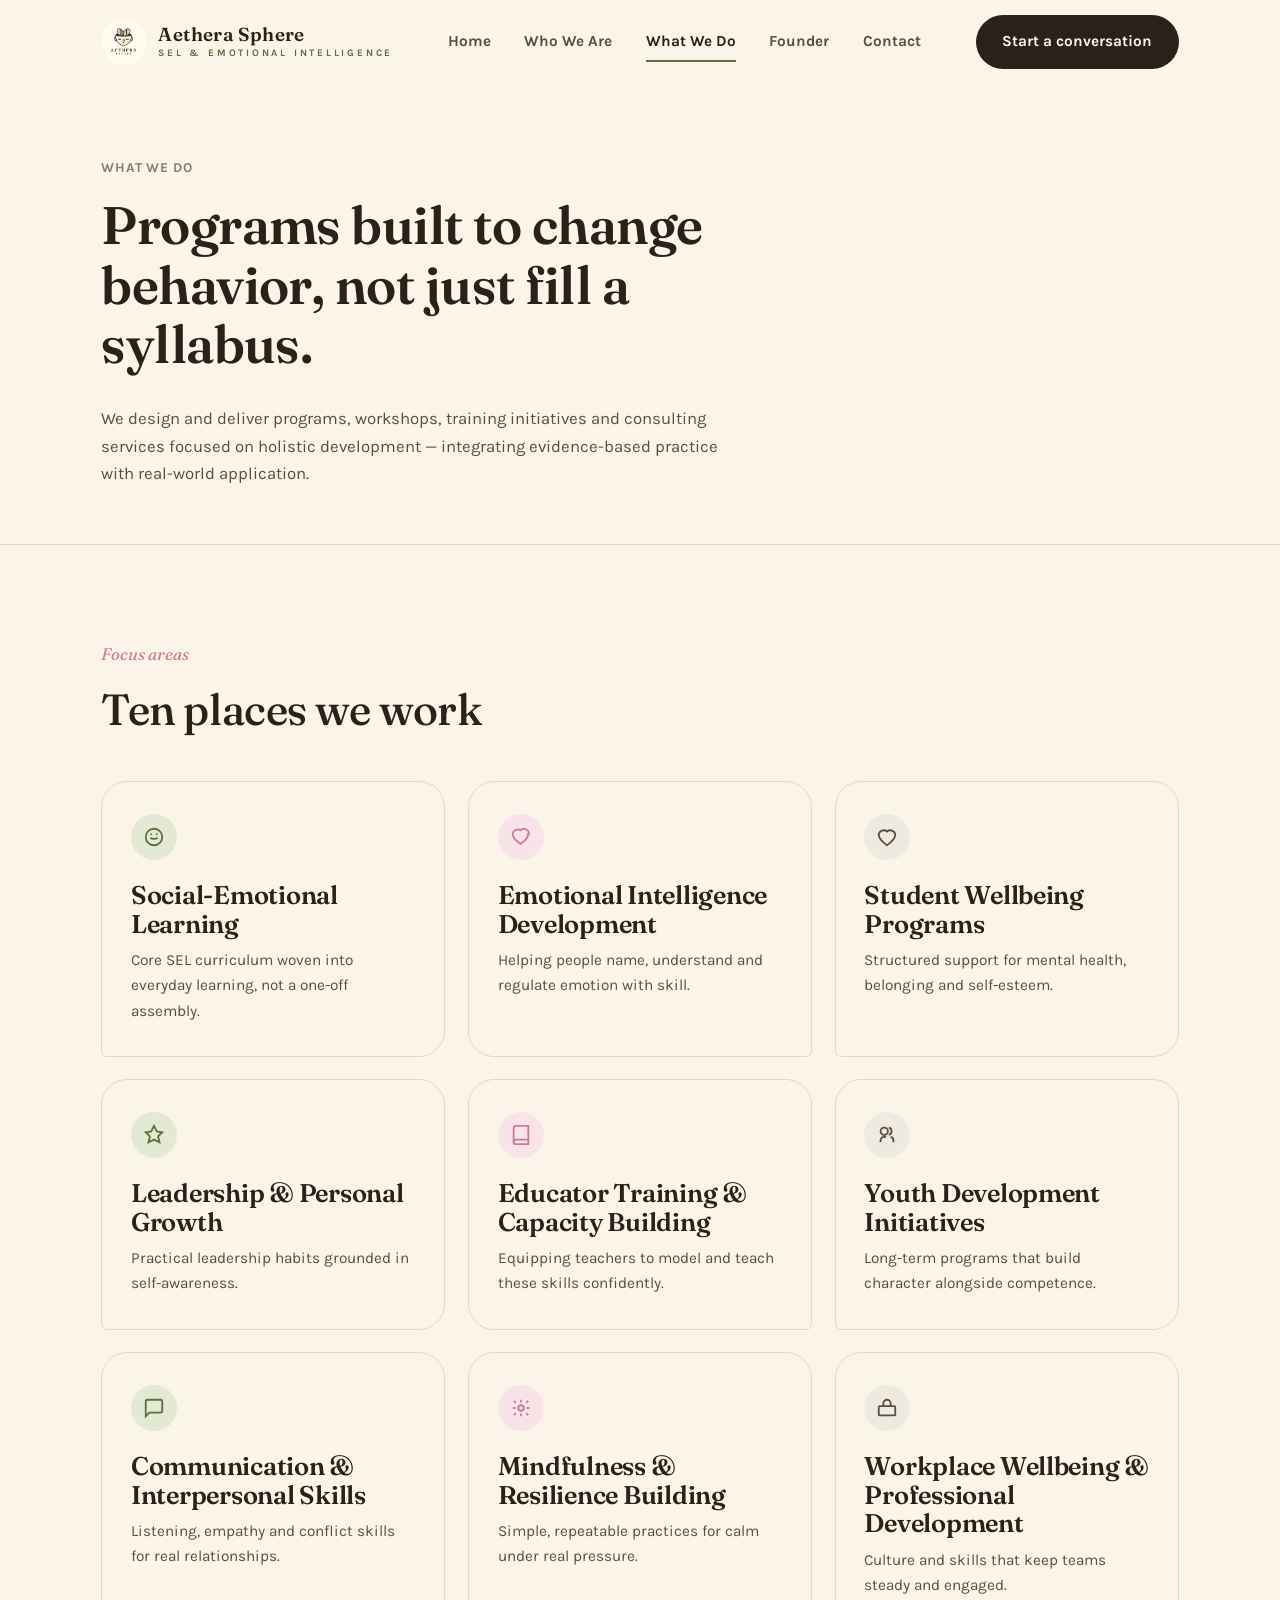
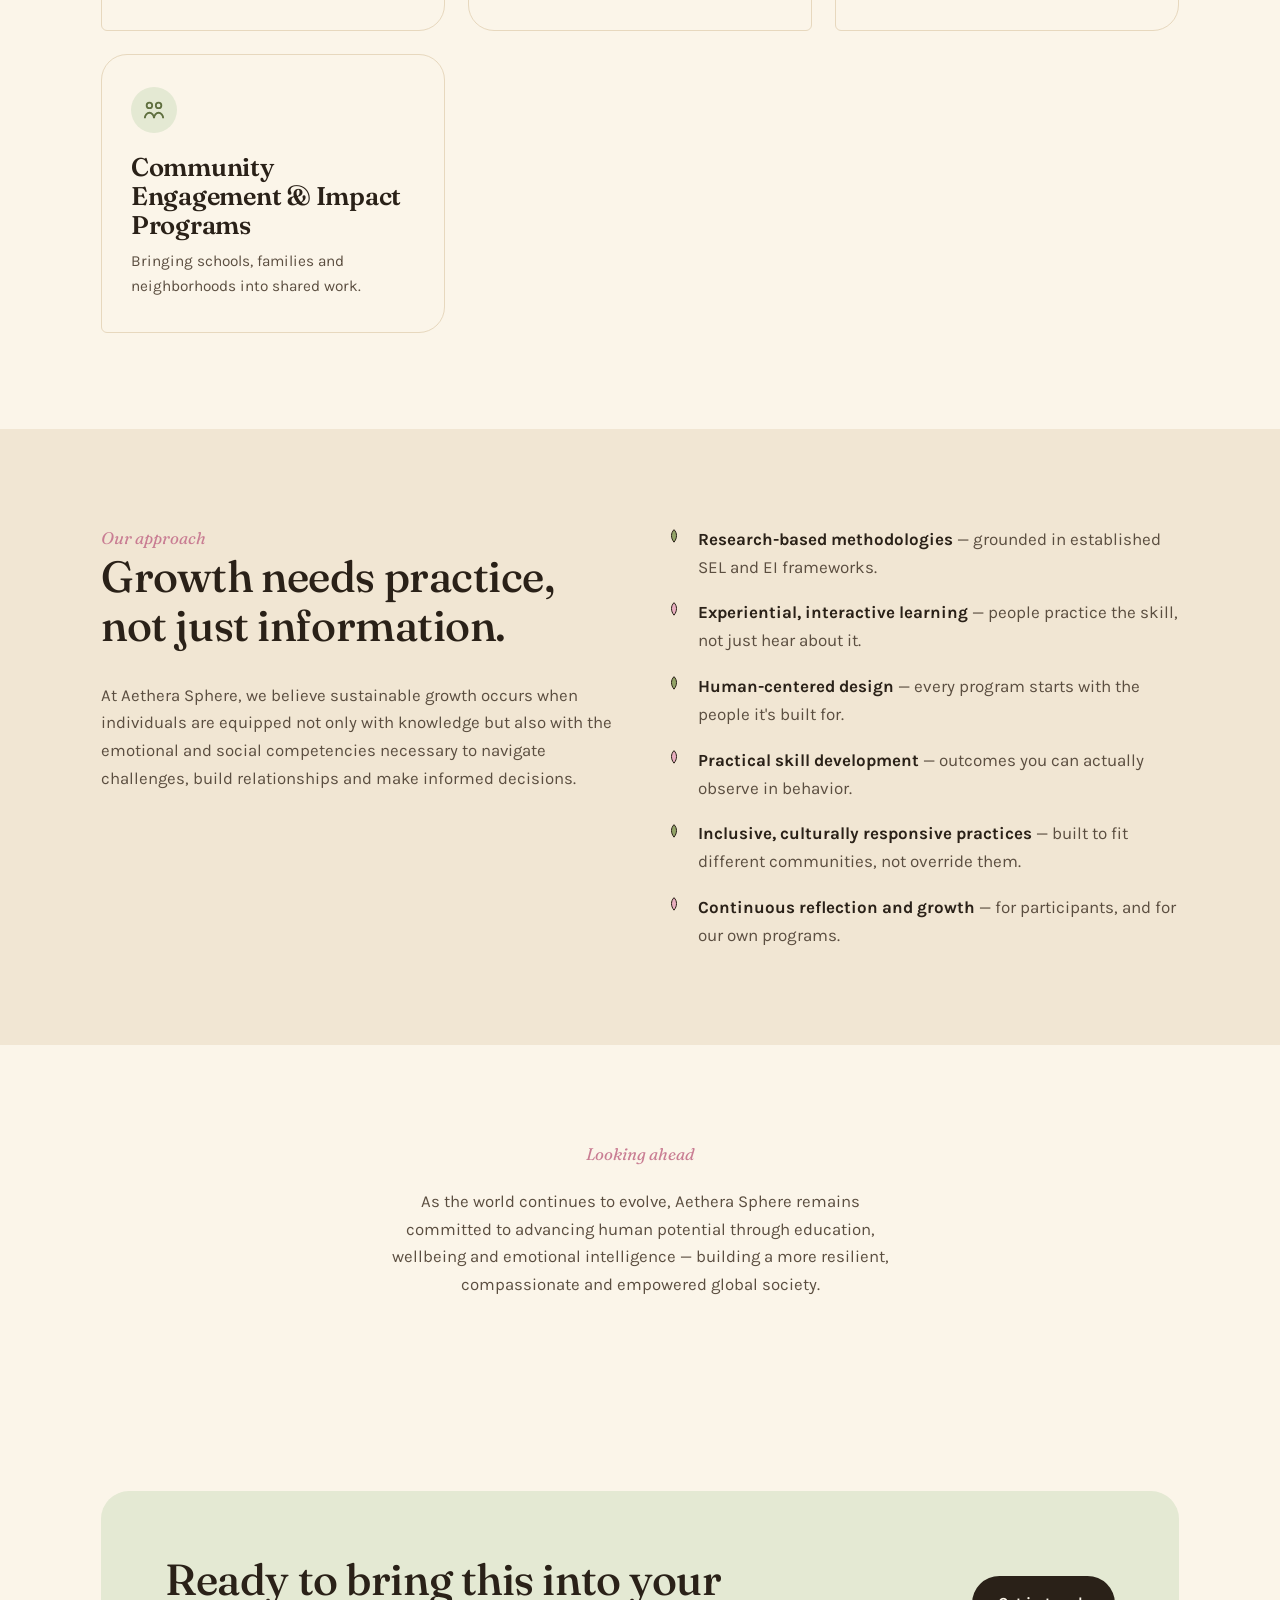
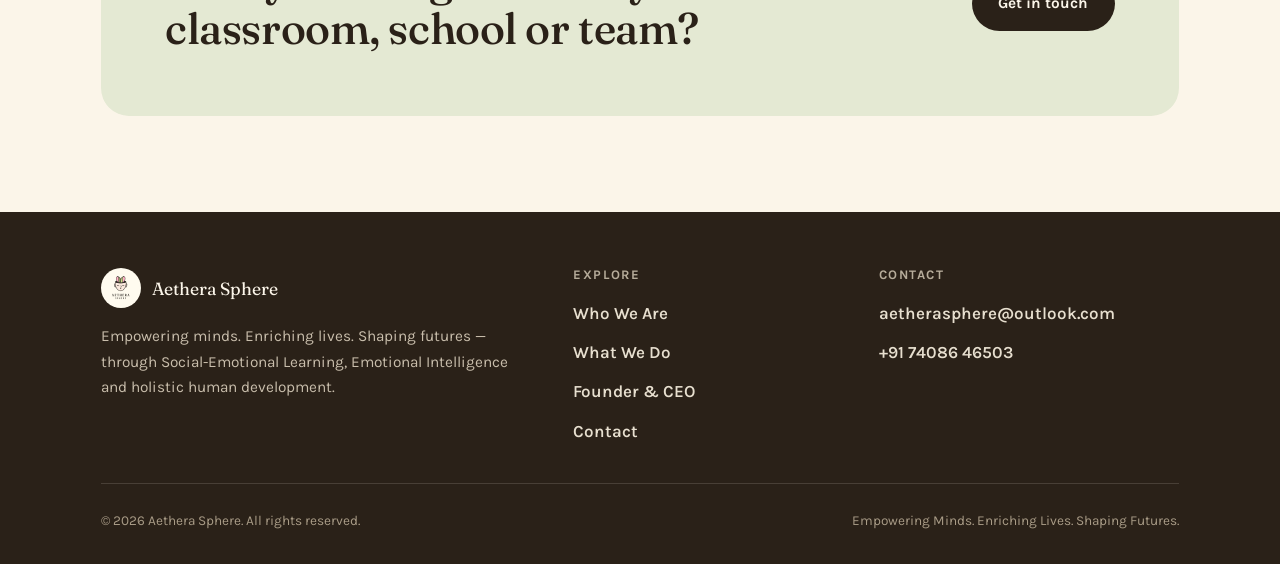
<file: programs.html>
<!doctype html>
<html lang="en">
<head>
<meta charset="UTF-8">
<meta name="viewport" content="width=device-width, initial-scale=1.0">
<title>What We Do — Aethera Sphere</title>
<meta name="description" content="Programs, workshops, training and consulting from Aethera Sphere across SEL, emotional intelligence, wellbeing and leadership.">
<link rel="icon" type="image/jpeg" href="assets/img/logo.jpeg">
<link rel="preconnect" href="https://fonts.googleapis.com">
<link rel="preconnect" href="https://fonts.gstatic.com" crossorigin>
<link href="https://fonts.googleapis.com/css2?family=Fraunces:ital,opsz,wght@0,9..144,400;0,9..144,500;0,9..144,600;1,9..144,500&family=Karla:wght@400;500;700;800&display=swap" rel="stylesheet">
<link rel="stylesheet" href="assets/css/styles.css">
</head>
<body>

<header class="site-header">
  <div class="wrap">
    <a href="index.html" class="brand">
      <img src="assets/img/logo.jpeg" alt="Aethera Sphere mark">
      <span class="brand-word">Aethera Sphere<span>SEL &amp; EMOTIONAL INTELLIGENCE</span></span>
    </a>
    <nav class="main-nav" aria-label="Primary">
      <a href="index.html">Home</a>
      <a href="about.html">Who We Are</a>
      <a href="programs.html" class="active">What We Do</a>
      <a href="founder.html">Founder</a>
      <a href="contact.html">Contact</a>
    </nav>
    <a href="https://www.linkedin.com/company/aethera-sphere" target="_blank" rel="noopener noreferrer" class="btn btn-primary nav-cta">Start a conversation</a>
    <button class="nav-toggle" aria-label="Toggle menu" aria-expanded="false">
      <span></span><span></span><span></span>
    </button>
  </div>
  <div class="mobile-nav">
    <a href="index.html">Home</a>
    <a href="about.html">Who We Are</a>
    <a href="programs.html">What We Do</a>
    <a href="founder.html">Founder</a>
    <a href="contact.html">Contact</a>
  </div>
</header>

<main>

  <section class="page-hero">
    <div class="wrap">
      <span class="crumb">WHAT WE DO</span>
      <h1>Programs built to change behavior, not just fill a syllabus.</h1>
      <p class="lede mt-2">We design and deliver programs, workshops, training initiatives and consulting services focused on holistic development — integrating evidence-based practice with real-world application.</p>
    </div>
  </section>

  <section>
    <div class="wrap">
      <div class="section-head">
        <p class="kicker">Focus areas</p>
        <h2>Ten places we work</h2>
      </div>
      <div class="program-grid">
        <div class="program-card reveal">
          <div class="mark sage"><svg viewBox="0 0 24 24" fill="none" stroke="currentColor" stroke-width="2"><circle cx="12" cy="12" r="9"/><path d="M8 13c1.5 1.5 6.5 1.5 8 0"/><circle cx="9" cy="9" r="1" fill="currentColor" stroke="none"/><circle cx="15" cy="9" r="1" fill="currentColor" stroke="none"/></svg></div>
          <h3>Social-Emotional Learning</h3>
          <p>Core SEL curriculum woven into everyday learning, not a one-off assembly.</p>
        </div>
        <div class="program-card reveal">
          <div class="mark blush"><svg viewBox="0 0 24 24" fill="none" stroke="currentColor" stroke-width="2"><path d="M20.8 8.6a5.5 5.5 0 00-9.3-4A5.5 5.5 0 003 8.6c0 6 8.5 10.9 8.5 10.9s8.3-4.9 8.3-10.9z"/></svg></div>
          <h3>Emotional Intelligence Development</h3>
          <p>Helping people name, understand and regulate emotion with skill.</p>
        </div>
        <div class="program-card reveal">
          <div class="mark stone"><svg viewBox="0 0 24 24" fill="none" stroke="currentColor" stroke-width="2"><path d="M12 21c-4-3-9-6.5-9-11.5A5.5 5.5 0 0112 6a5.5 5.5 0 019 3.5C21 14.5 16 18 12 21z"/></svg></div>
          <h3>Student Wellbeing Programs</h3>
          <p>Structured support for mental health, belonging and self-esteem.</p>
        </div>
        <div class="program-card reveal">
          <div class="mark sage"><svg viewBox="0 0 24 24" fill="none" stroke="currentColor" stroke-width="2"><path d="M12 2l3 6 6 1-4.5 4.5L18 20l-6-3-6 3 1.5-6.5L3 9l6-1z"/></svg></div>
          <h3>Leadership &amp; Personal Growth</h3>
          <p>Practical leadership habits grounded in self-awareness.</p>
        </div>
        <div class="program-card reveal">
          <div class="mark blush"><svg viewBox="0 0 24 24" fill="none" stroke="currentColor" stroke-width="2"><path d="M4 19.5A2.5 2.5 0 016.5 17H20"/><path d="M6.5 2H20v20H6.5A2.5 2.5 0 014 19.5v-15A2.5 2.5 0 016.5 2z"/></svg></div>
          <h3>Educator Training &amp; Capacity Building</h3>
          <p>Equipping teachers to model and teach these skills confidently.</p>
        </div>
        <div class="program-card reveal">
          <div class="mark stone"><svg viewBox="0 0 24 24" fill="none" stroke="currentColor" stroke-width="2"><path d="M5 20v-2a4 4 0 014-4h2m8 6v-2a4 4 0 00-3-3.87M14 4a4 4 0 010 7.75M9 4a4 4 0 100 8 4 4 0 000-8z"/></svg></div>
          <h3>Youth Development Initiatives</h3>
          <p>Long-term programs that build character alongside competence.</p>
        </div>
        <div class="program-card reveal">
          <div class="mark sage"><svg viewBox="0 0 24 24" fill="none" stroke="currentColor" stroke-width="2"><path d="M21 15a2 2 0 01-2 2H7l-4 4V5a2 2 0 012-2h14a2 2 0 012 2z"/></svg></div>
          <h3>Communication &amp; Interpersonal Skills</h3>
          <p>Listening, empathy and conflict skills for real relationships.</p>
        </div>
        <div class="program-card reveal">
          <div class="mark blush"><svg viewBox="0 0 24 24" fill="none" stroke="currentColor" stroke-width="2"><circle cx="12" cy="12" r="3"/><path d="M12 3v3M12 18v3M4.2 4.2l2.1 2.1M17.7 17.7l2.1 2.1M3 12h3M18 12h3M4.2 19.8l2.1-2.1M17.7 6.3l2.1-2.1"/></svg></div>
          <h3>Mindfulness &amp; Resilience Building</h3>
          <p>Simple, repeatable practices for calm under real pressure.</p>
        </div>
        <div class="program-card reveal">
          <div class="mark stone"><svg viewBox="0 0 24 24" fill="none" stroke="currentColor" stroke-width="2"><rect x="3" y="10" width="18" height="10" rx="1"/><path d="M8 10V7a4 4 0 018 0v3"/></svg></div>
          <h3>Workplace Wellbeing &amp; Professional Development</h3>
          <p>Culture and skills that keep teams steady and engaged.</p>
        </div>
        <div class="program-card reveal">
          <div class="mark sage"><svg viewBox="0 0 24 24" fill="none" stroke="currentColor" stroke-width="2"><circle cx="7" cy="7" r="3"/><circle cx="17" cy="7" r="3"/><path d="M2 21c0-3.5 2.5-6 5-6s5 2.5 5 6M12 21c0-3.5 2.5-6 5-6s5 2.5 5 6"/></svg></div>
          <h3>Community Engagement &amp; Impact Programs</h3>
          <p>Bringing schools, families and neighborhoods into shared work.</p>
        </div>
      </div>
    </div>
  </section>

  <section class="section-alt">
    <div class="wrap two-col">
      <div class="reveal">
        <p class="kicker">Our approach</p>
        <h2>Growth needs practice, not just information.</h2>
        <p class="lede mt-2">At Aethera Sphere, we believe sustainable growth occurs when individuals are equipped not only with knowledge but also with the emotional and social competencies necessary to navigate challenges, build relationships and make informed decisions.</p>
      </div>
      <ul class="leaf-list reveal">
        <li>
          <svg viewBox="0 0 24 24" fill="none"><path d="M12 2c4 4 4 10 0 15-4-5-4-11 0-15z" fill="#93A468" stroke="#2A2118" stroke-width="1.2"/></svg>
          <p><b>Research-based methodologies</b> — grounded in established SEL and EI frameworks.</p>
        </li>
        <li>
          <svg viewBox="0 0 24 24" fill="none"><path d="M12 2c4 4 4 10 0 15-4-5-4-11 0-15z" fill="#E9AFC0" stroke="#2A2118" stroke-width="1.2"/></svg>
          <p><b>Experiential, interactive learning</b> — people practice the skill, not just hear about it.</p>
        </li>
        <li>
          <svg viewBox="0 0 24 24" fill="none"><path d="M12 2c4 4 4 10 0 15-4-5-4-11 0-15z" fill="#93A468" stroke="#2A2118" stroke-width="1.2"/></svg>
          <p><b>Human-centered design</b> — every program starts with the people it's built for.</p>
        </li>
        <li>
          <svg viewBox="0 0 24 24" fill="none"><path d="M12 2c4 4 4 10 0 15-4-5-4-11 0-15z" fill="#E9AFC0" stroke="#2A2118" stroke-width="1.2"/></svg>
          <p><b>Practical skill development</b> — outcomes you can actually observe in behavior.</p>
        </li>
        <li>
          <svg viewBox="0 0 24 24" fill="none"><path d="M12 2c4 4 4 10 0 15-4-5-4-11 0-15z" fill="#93A468" stroke="#2A2118" stroke-width="1.2"/></svg>
          <p><b>Inclusive, culturally responsive practices</b> — built to fit different communities, not override them.</p>
        </li>
        <li>
          <svg viewBox="0 0 24 24" fill="none"><path d="M12 2c4 4 4 10 0 15-4-5-4-11 0-15z" fill="#E9AFC0" stroke="#2A2118" stroke-width="1.2"/></svg>
          <p><b>Continuous reflection and growth</b> — for participants, and for our own programs.</p>
        </li>
      </ul>
    </div>
  </section>

  <section class="quote-band center">
    <div class="wrap">
      <p class="kicker reveal">Looking ahead</p>
      <p class="lede reveal" style="max-width:52ch;margin:1.2rem auto 0;">As the world continues to evolve, Aethera Sphere remains committed to advancing human potential through education, wellbeing and emotional intelligence — building a more resilient, compassionate and empowered global society.</p>
    </div>
  </section>

  <section>
    <div class="wrap">
      <div class="cta-band reveal">
        <h2>Ready to bring this into your classroom, school or team?</h2>
        <div class="cta-actions">
          <a href="https://www.linkedin.com/company/aethera-sphere" target="_blank" rel="noopener noreferrer" class="btn btn-primary">Get in touch</a>
        </div>
      </div>
    </div>
  </section>

</main>

<footer class="site-footer">
  <div class="wrap">
    <div class="footer-grid">
      <div>
        <a href="index.html" class="footer-brand">
          <img src="assets/img/logo.jpeg" alt="Aethera Sphere mark">
          <span>Aethera Sphere</span>
        </a>
        <p class="lede">Empowering minds. Enriching lives. Shaping futures — through Social-Emotional Learning, Emotional Intelligence and holistic human development.</p>
      </div>
      <div class="footer-col">
        <h4>EXPLORE</h4>
        <ul>
          <li><a href="about.html">Who We Are</a></li>
          <li><a href="programs.html">What We Do</a></li>
          <li><a href="founder.html">Founder &amp; CEO</a></li>
          <li><a href="contact.html">Contact</a></li>
        </ul>
      </div>
      <div class="footer-col">
        <h4>CONTACT</h4>
        <ul>
          <li><a href="mailto:aetherasphere@outlook.com">aetherasphere@outlook.com</a></li>
          <li><a href="tel:+917408646503">+91 74086 46503</a></li>
        </ul>
      </div>
    </div>
    <div class="footer-bottom">
      <span>© <span id="year"></span> Aethera Sphere. All rights reserved.</span>
      <span>Empowering Minds. Enriching Lives. Shaping Futures.</span>
    </div>
  </div>
</footer>

<script src="assets/js/main.js"></script>
</body>
</html>
</file>
<file: assets/css/styles.css>
/* =========================================================
   Aethera Sphere — Design Tokens
   Palette drawn from the mark itself: cream ground, ink
   linework, sage leaves, blush petals, stone accents.
   ========================================================= */

:root{
  --cream:        #FBF5E9;
  --cream-deep:   #F1E6D3;
  --cream-line:   #E7D8BE;

  --ink:          #2A2118;
  --ink-soft:     #5B4E40;
  --ink-faint:    #8A7C6A;

  --sage:         #93A468;
  --sage-deep:    #5F6F3F;
  --sage-pale:    #E4E9D3;

  --blush:        #E9AFC0;
  --blush-deep:   #C97D93;
  --blush-pale:   #F7E3E8;

  --stone:        #B6AC9A;

  --serif:  "Fraunces", "Iowan Old Style", ui-serif, Georgia, serif;
  --sans:   "Karla", "Segoe UI", ui-sans-serif, system-ui, sans-serif;

  --max: 1180px;
  --pad: clamp(1.5rem, 4vw, 3.5rem);

  --ease: cubic-bezier(.22,.61,.36,1);
}

@media (prefers-reduced-motion: reduce){
  *{ animation-duration: 0.01ms !important; animation-iteration-count: 1 !important; transition-duration: 0.01ms !important; scroll-behavior: auto !important; }
}

*{ box-sizing: border-box; }
html{ scroll-behavior: smooth; }

body{
  margin: 0;
  background: var(--cream);
  color: var(--ink);
  font-family: var(--sans);
  font-size: 17px;
  line-height: 1.65;
  -webkit-font-smoothing: antialiased;
}

img{ max-width: 100%; display: block; }

a{ color: inherit; text-decoration: none; }

::selection{ background: var(--sage); color: var(--cream); }

:focus-visible{
  outline: 2px solid var(--sage-deep);
  outline-offset: 3px;
}

.wrap{
  max-width: var(--max);
  margin: 0 auto;
  padding-left: var(--pad);
  padding-right: var(--pad);
}

h1,h2,h3,h4{
  font-family: var(--serif);
  font-weight: 600;
  line-height: 1.12;
  margin: 0;
  color: var(--ink);
  letter-spacing: -0.01em;
}

h2{ font-size: clamp(1.9rem, 3.4vw, 2.8rem); font-weight: 500; }
h3{ font-size: clamp(1.3rem, 2vw, 1.6rem); font-weight: 600; }

p{ margin: 0; }

.lede{
  font-size: clamp(1.05rem, 1.3vw, 1.2rem);
  color: var(--ink-soft);
  max-width: 62ch;
}

.measure{ max-width: 62ch; }

/* ---------- Buttons ---------- */
.btn{
  display: inline-flex;
  align-items: center;
  gap: .55rem;
  padding: .85rem 1.6rem;
  border-radius: 999px;
  font-family: var(--sans);
  font-weight: 700;
  font-size: .96rem;
  border: 1.5px solid transparent;
  cursor: pointer;
  transition: transform .35s var(--ease), background .3s ease, color .3s ease, border-color .3s ease;
}
.btn:hover{ transform: translateY(-2px); }
.btn-primary{ background: var(--ink); color: var(--cream); }
.btn-primary:hover{ background: var(--sage-deep); }
.btn-ghost{ background: transparent; color: var(--ink); border-color: var(--ink); }
.btn-ghost:hover{ background: var(--ink); color: var(--cream); }
.btn-light{ background: var(--cream); color: var(--ink); }
.btn-light:hover{ background: var(--blush); }

/* ---------- Header ---------- */
.site-header{
  position: sticky;
  top: 0;
  z-index: 50;
  background: rgba(251,245,233,0.86);
  backdrop-filter: blur(10px);
  border-bottom: 1px solid transparent;
  transition: border-color .4s ease, box-shadow .4s ease;
}
.site-header.is-scrolled{
  border-bottom-color: var(--cream-line);
  box-shadow: 0 8px 24px -20px rgba(42,33,24,.4);
}
.site-header .wrap{
  display: flex;
  align-items: center;
  justify-content: space-between;
  height: 84px;
}
.brand{
  display: flex;
  align-items: center;
  gap: .7rem;
}
.brand img{
  height: 46px;
  width: 46px;
  object-fit: cover;
  border-radius: 50%;
}
.brand-word{
  font-family: var(--serif);
  font-size: 1.18rem;
  font-weight: 600;
  letter-spacing: .02em;
  line-height: 1.1;
}
.brand-word span{
  display: block;
  font-family: var(--sans);
  font-size: .62rem;
  font-weight: 700;
  letter-spacing: .28em;
  color: var(--sage-deep);
  margin-top: .1rem;
}

nav.main-nav{ display: flex; align-items: center; gap: 2.1rem; }
nav.main-nav a{
  position: relative;
  font-size: .96rem;
  font-weight: 700;
  color: var(--ink-soft);
  padding: .3rem 0;
}
nav.main-nav a::after{
  content: "";
  position: absolute;
  left: 0; right: 100%;
  bottom: -3px;
  height: 2px;
  background: var(--sage-deep);
  transition: right .35s var(--ease);
}
nav.main-nav a:hover::after,
nav.main-nav a.active::after{ right: 0; }
nav.main-nav a.active{ color: var(--ink); }

.nav-cta{ display: none; }
@media (min-width: 860px){ .nav-cta{ display: inline-flex; } }

.nav-toggle{
  display: inline-flex;
  background: none; border: none; cursor: pointer;
  flex-direction: column; gap: 5px; padding: .5rem;
}
.nav-toggle span{ width: 24px; height: 2px; background: var(--ink); border-radius: 2px; }
@media (min-width: 860px){ .nav-toggle{ display: none; } }
nav.main-nav{ display: none; }
@media (min-width: 860px){ nav.main-nav{ display: flex; } }

.mobile-nav{
  display: none;
  flex-direction: column;
  padding: .5rem var(--pad) 1.6rem;
  gap: 1rem;
  background: var(--cream);
  border-bottom: 1px solid var(--cream-line);
}
.mobile-nav.open{ display: flex; }
.mobile-nav a{ font-family: var(--serif); font-size: 1.2rem; }
@media (min-width: 860px){ .mobile-nav{ display: none !important; } }

/* ---------- Hero ---------- */
.hero{
  position: relative;
  overflow: hidden;
  padding: clamp(3rem, 8vw, 5.5rem) 0 clamp(3.5rem, 9vw, 6rem);
}
.hero .wrap{
  display: grid;
  grid-template-columns: 1fr;
  gap: 3rem;
  align-items: center;
}
@media (min-width: 940px){
  .hero .wrap{ grid-template-columns: 1.05fr .95fr; }
}
.eyebrow-mark{
  display: inline-flex;
  align-items: center;
  gap: .55rem;
  font-family: var(--serif);
  font-style: italic;
  font-size: 1.02rem;
  color: var(--sage-deep);
  margin-bottom: 1.1rem;
}
.eyebrow-mark svg{ width: 18px; height: 18px; }

.hero h1{
  font-size: clamp(2.5rem, 5.4vw, 4.1rem);
  max-width: 14ch;
}
.hero h1 em{ font-style: italic; color: var(--sage-deep); font-weight: 500; }
.hero .lede{ margin-top: 1.4rem; }
.hero-actions{ display: flex; gap: 1rem; flex-wrap: wrap; margin-top: 2.2rem; }

.hero-art{
  position: relative;
  display: flex;
  justify-content: center;
  align-items: center;
}
.hero-art-glow{
  position: absolute;
  width: min(380px, 78%);
  aspect-ratio: 1;
  border-radius: 50%;
  background: radial-gradient(circle, var(--blush-pale) 0%, var(--sage-pale) 55%, transparent 78%);
  filter: blur(2px);
  opacity: 0;
  transform: scale(.85);
  animation: glowIn 1.4s var(--ease) forwards .15s;
}
.hero-logo{
  position: relative;
  width: min(360px, 82%);
  height: auto;
  border-radius: 50%;
  box-shadow: 0 30px 60px -28px rgba(42,33,24,.35);
  opacity: 0;
  transform: translateY(22px) scale(.96);
  animation: logoIn 1s var(--ease) forwards .3s;
}
@keyframes glowIn{ to{ opacity: 1; transform: scale(1); } }
@keyframes logoIn{ to{ opacity: 1; transform: translateY(0) scale(1); } }

/* ---------- Sections ---------- */
section{ padding: clamp(3.5rem, 8vw, 6rem) 0; }
.section-alt{ background: var(--cream-deep); }
.section-ink{ background: var(--ink); color: var(--cream); }
.section-ink .lede{ color: #D9CFC0; }

.section-head{
  display: flex;
  flex-direction: column;
  gap: 1rem;
  max-width: 46rem;
  margin-bottom: 3rem;
}
.section-head.center{ align-items: center; text-align: center; margin-left: auto; margin-right: auto; }

.kicker{
  font-family: var(--serif);
  font-style: italic;
  color: var(--blush-deep);
  font-size: 1.05rem;
}
.section-ink .kicker{ color: var(--blush); }

/* ---------- Two column ---------- */
.two-col{
  display: grid;
  grid-template-columns: 1fr;
  gap: 3rem;
}
@media (min-width: 860px){
  .two-col{ grid-template-columns: 1fr 1fr; align-items: start; }
}
.two-col.reverse{ direction: rtl; }
.two-col.reverse > *{ direction: ltr; }

/* ---------- Stat / pull-quote panel ---------- */
.panel{
  background: var(--cream);
  border: 1px solid var(--cream-line);
  border-radius: 22px;
  padding: 2.2rem;
}
.stat-list{ display: grid; gap: 1.6rem; }
.stat-list .stat b{
  display: block;
  font-family: var(--serif);
  font-size: 2.3rem;
  color: var(--sage-deep);
  line-height: 1;
}
.stat-list .stat span{ color: var(--ink-soft); font-size: .95rem; }

/* ---------- Pill focus areas ---------- */
.pill-field{
  display: flex;
  flex-wrap: wrap;
  gap: .8rem;
}
.pill{
  display: inline-flex;
  align-items: center;
  gap: .55rem;
  padding: .75rem 1.3rem;
  border-radius: 999px;
  background: var(--cream);
  border: 1.5px solid var(--cream-line);
  font-weight: 700;
  font-size: .92rem;
  color: var(--ink);
}
.pill svg{ width: 16px; height: 16px; flex-shrink: 0; }
.pill:nth-child(4n+1){ border-color: var(--sage); }
.pill:nth-child(4n+2){ border-color: var(--blush-deep); }
.pill:nth-child(4n+3){ border-color: var(--stone); }

/* ---------- Leaf list ---------- */
.leaf-list{ list-style: none; margin: 0; padding: 0; display: grid; gap: 1.1rem; }
.leaf-list li{ display: flex; gap: .85rem; align-items: flex-start; }
.leaf-list svg{ width: 20px; height: 20px; flex-shrink: 0; margin-top: .2rem; }
.leaf-list p{ color: var(--ink-soft); }
.leaf-list b{ color: var(--ink); }

/* ---------- Program cards (organic, not uniform SaaS grid) ---------- */
.program-grid{
  display: grid;
  grid-template-columns: 1fr;
  gap: 1.4rem;
}
@media (min-width: 700px){ .program-grid{ grid-template-columns: 1fr 1fr; } }
@media (min-width: 1080px){ .program-grid{ grid-template-columns: repeat(3, 1fr); } }

.program-card{
  padding: 2rem 1.8rem;
  border-radius: 26px 26px 26px 6px;
  background: var(--cream);
  border: 1px solid var(--cream-line);
  transition: transform .4s var(--ease), box-shadow .4s var(--ease);
}
.program-card:hover{ transform: translateY(-6px); box-shadow: 0 22px 40px -28px rgba(42,33,24,.45); }
.program-card:nth-child(3n+2){ border-radius: 26px 26px 6px 26px; }
.program-card .mark{
  width: 46px; height: 46px; border-radius: 50%;
  display: flex; align-items: center; justify-content: center;
  margin-bottom: 1.3rem;
}
.program-card .mark svg{ width: 22px; height: 22px; }
.program-card h3{ margin-bottom: .6rem; }
.program-card p{ color: var(--ink-soft); font-size: .96rem; }
.mark.sage{ background: var(--sage-pale); color: var(--sage-deep); }
.mark.blush{ background: var(--blush-pale); color: var(--blush-deep); }
.mark.stone{ background: #EFEAE0; color: var(--ink-soft); }

/* ---------- Quote band ---------- */
.quote-band blockquote{
  font-family: var(--serif);
  font-size: clamp(1.5rem, 3vw, 2.1rem);
  font-style: italic;
  line-height: 1.4;
  max-width: 40rem;
  margin: 0 auto;
}
.quote-band cite{
  display: block;
  margin-top: 1.6rem;
  font-style: normal;
  font-family: var(--sans);
  font-weight: 700;
  font-size: .9rem;
  letter-spacing: .04em;
  color: var(--blush);
}

/* ---------- CTA band ---------- */
.cta-band{
  border-radius: 28px;
  background: var(--sage-pale);
  padding: clamp(2.4rem, 6vw, 4rem);
  display: flex;
  flex-wrap: wrap;
  gap: 2rem;
  align-items: center;
  justify-content: space-between;
  position: relative;
  overflow: hidden;
}
.cta-band h2{ max-width: 20ch; flex: 1 1 320px; }
.cta-band .cta-actions{ display: flex; gap: 1rem; flex-wrap: wrap; flex: 0 0 auto; }

/* ---------- Founder ---------- */
.founder-card{
  display: grid;
  grid-template-columns: 1fr;
  gap: 2.4rem;
  align-items: center;
}
@media (min-width: 820px){ .founder-card{ grid-template-columns: .8fr 1.2fr; } }
.monogram{
  width: 240px;
  height: 240px;
  max-width: 60vw;
  max-height: 60vw;
  aspect-ratio: 1;
  border-radius: 50%;
  background: linear-gradient(160deg, var(--blush-pale), var(--sage-pale));
  border: 1.5px solid var(--cream-line);
  display: flex; align-items: center; justify-content: center;
  position: relative;
  margin: 0 auto;
}
.monogram span{
  font-family: var(--serif);
  font-size: clamp(3rem, 8vw, 4.6rem);
  color: var(--ink);
}
.monogram svg{ position: absolute; width: 70%; height: 70%; opacity: .5; }

/* ---------- Contact ---------- */
.contact-grid{
  display: grid;
  grid-template-columns: 1fr;
  gap: 1.4rem;
}
@media (min-width: 760px){ .contact-grid{ grid-template-columns: 1fr 1fr; } }
.contact-card{
  padding: 2rem;
  border-radius: 20px;
  border: 1px solid var(--cream-line);
  background: var(--cream);
  display: flex;
  gap: 1.1rem;
  align-items: flex-start;
}
.contact-card .mark{ width: 44px; height: 44px; border-radius: 50%; display:flex; align-items:center; justify-content:center; flex-shrink:0; }
.contact-card h3{ margin-bottom: .3rem; font-size: 1.05rem; }
.contact-card a{ font-weight: 700; }
.contact-card a:hover{ color: var(--sage-deep); }

.form-panel{
  background: var(--cream);
  border: 1px solid var(--cream-line);
  border-radius: 22px;
  padding: clamp(1.8rem, 4vw, 2.6rem);
}
.field{ display: flex; flex-direction: column; gap: .5rem; margin-bottom: 1.3rem; }
.field label{ font-weight: 700; font-size: .9rem; color: var(--ink-soft); }
.field input, .field textarea{
  font-family: var(--sans);
  font-size: 1rem;
  padding: .85rem 1rem;
  border-radius: 12px;
  border: 1.5px solid var(--cream-line);
  background: #fff;
  color: var(--ink);
  resize: vertical;
}
.field input:focus, .field textarea:focus{ border-color: var(--sage-deep); outline: none; }

/* ---------- Footer ---------- */
footer.site-footer{
  background: var(--ink);
  color: var(--cream);
  padding: 3.5rem 0 2rem;
}
.footer-grid{
  display: grid;
  grid-template-columns: 1fr;
  gap: 2.4rem;
  padding-bottom: 2.4rem;
  border-bottom: 1px solid rgba(251,245,233,.14);
}
@media (min-width: 780px){ .footer-grid{ grid-template-columns: 1.3fr .8fr .9fr; } }
.footer-brand{ display: flex; align-items: center; gap: .7rem; margin-bottom: 1rem; }
.footer-brand img{ height: 40px; width: 40px; border-radius: 50%; }
.footer-brand span{ font-family: var(--serif); font-size: 1.1rem; }
footer.site-footer .lede{ color: #C9BEAC; font-size: .96rem; }
.footer-col h4{ font-family: var(--sans); font-size: .82rem; letter-spacing: .12em; color: var(--stone); margin-bottom: 1rem; font-weight: 700; }
.footer-col ul{ list-style: none; margin: 0; padding: 0; display: grid; gap: .7rem; }
.footer-col a{ color: #E7DFCF; font-weight: 600; }
.footer-col a:hover{ color: var(--blush); }
.footer-bottom{
  padding-top: 1.6rem;
  display: flex;
  flex-wrap: wrap;
  gap: 1rem;
  justify-content: space-between;
  font-size: .85rem;
  color: #A99C87;
}

/* ---------- Reveal on scroll (single, restrained use) ----------
   Progressive enhancement: content is visible by default so it
   never disappears if JS fails to run. JS opts elements into the
   hidden starting state only once it can guarantee it will reveal
   them again. */
.reveal{ transition: opacity .8s var(--ease), transform .8s var(--ease); }
.reveal.pending{ opacity: 0; transform: translateY(18px); }
.reveal.pending.in{ opacity: 1; transform: translateY(0); }

/* ---------- Page hero (inner pages) ---------- */
.page-hero{
  padding: clamp(3rem, 7vw, 4.5rem) 0 clamp(2.5rem, 6vw, 3.5rem);
  border-bottom: 1px solid var(--cream-line);
}
.page-hero h1{ font-size: clamp(2.2rem, 4.4vw, 3.3rem); max-width: 18ch; }
.crumb{
  font-size: .85rem;
  font-weight: 700;
  letter-spacing: .06em;
  color: var(--ink-faint);
  margin-bottom: 1rem;
  display: block;
}

/* ---------- Utility ---------- */
.center{ text-align: center; }
.mt-2{ margin-top: 2rem; }
.divider-leaf{ display:flex; justify-content:center; margin: 0 auto; width: 26px; opacity:.65; }
</file>
